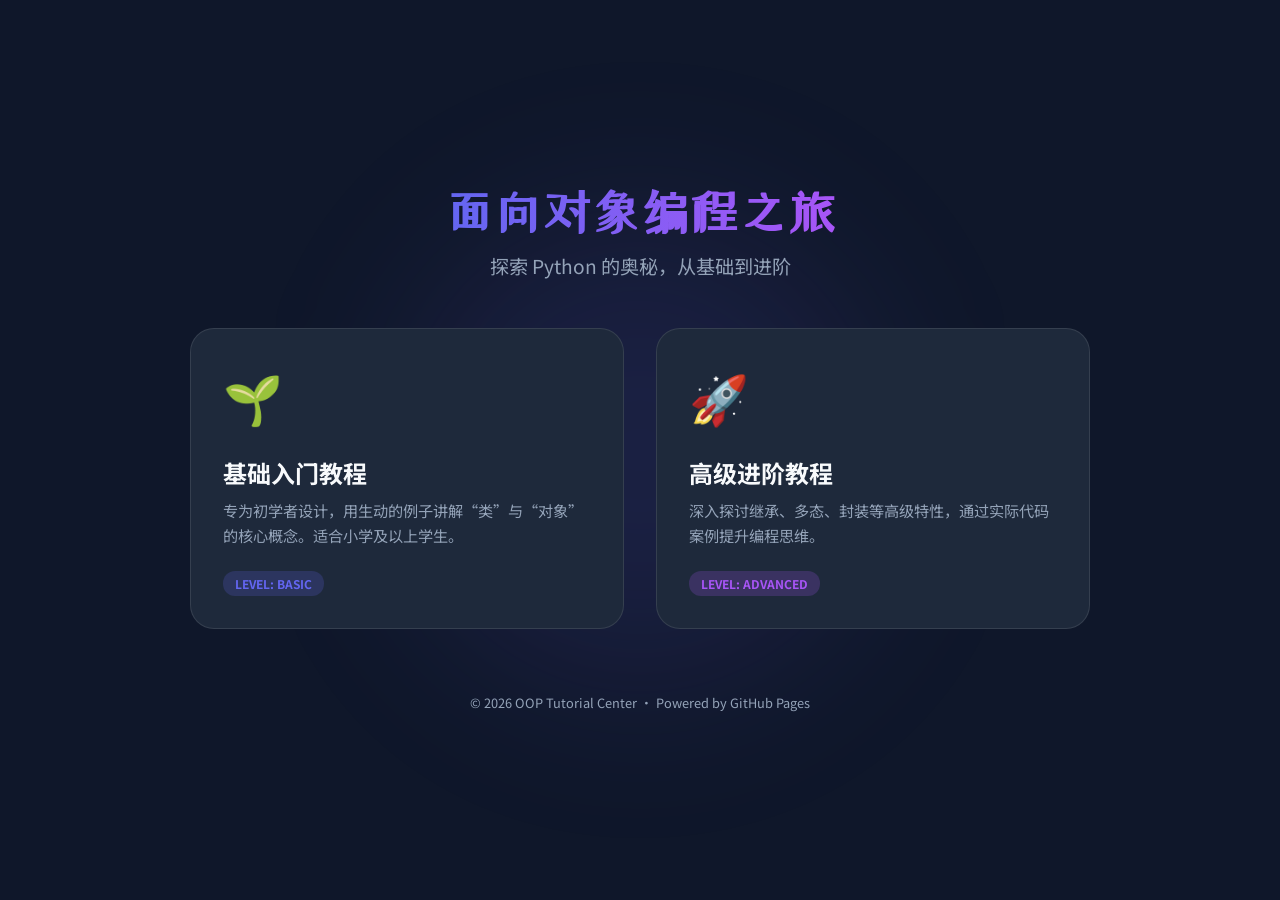
<file: index.html>
<!DOCTYPE html>
<html lang="zh">
<head>
    <meta charset="UTF-8">
    <meta name="viewport" content="width=device-width, initial-scale=1.0">
    <title>面向对象编程 (OOP) 教程中心</title>
    <style>
        @import url('https://fonts.googleapis.com/css2?family=ZCOOL+XiaoWei&family=Noto+Sans+SC:wght@300;500;700&display=swap');

        :root {
            --primary: #6366f1;
            --secondary: #a855f7;
            --bg: #0f172a;
            --card-bg: #1e293b;
            --text: #f8fafc;
            --text-muted: #94a3b8;
        }

        * {
            margin: 0;
            padding: 0;
            box-sizing: border-box;
        }

        body {
            font-family: 'Noto Sans SC', sans-serif;
            background-color: var(--bg);
            color: var(--text);
            min-height: 100vh;
            display: flex;
            flex-direction: column;
            align-items: center;
            justify-content: center;
            padding: 20px;
            overflow-x: hidden;
        }

        .background-blob {
            position: absolute;
            width: 500px;
            height: 500px;
            background: radial-gradient(circle, rgba(99, 102, 241, 0.15) 0%, rgba(168, 85, 247, 0.05) 100%);
            border-radius: 50%;
            filter: blur(80px);
            z-index: -1;
            animation: move 20s infinite alternate;
        }

        @keyframes move {
            from { transform: translate(-50%, -50%); }
            to { transform: translate(10%, 10%); }
        }

        h1 {
            font-family: 'ZCOOL XiaoWei', serif;
            font-size: 3rem;
            margin-bottom: 1rem;
            background: linear-gradient(to right, var(--primary), var(--secondary));
            -webkit-background-clip: text;
            -webkit-text-fill-color: transparent;
            text-align: center;
        }

        p.subtitle {
            color: var(--text-muted);
            margin-bottom: 3rem;
            font-size: 1.2rem;
            text-align: center;
        }

        .container {
            display: grid;
            grid-template-columns: repeat(auto-fit, minmax(300px, 1fr));
            gap: 2rem;
            width: 100%;
            max-width: 900px;
        }

        .card {
            background: var(--card-bg);
            border: 1px solid rgba(255, 255, 255, 0.1);
            border-radius: 24px;
            padding: 2rem;
            text-decoration: none;
            color: inherit;
            transition: all 0.4s cubic-bezier(0.175, 0.885, 0.32, 1.275);
            position: relative;
            overflow: hidden;
            display: flex;
            flex-direction: column;
            justify-content: space-between;
        }

        .card::before {
            content: '';
            position: absolute;
            top: 0;
            left: 0;
            width: 100%;
            height: 100%;
            background: linear-gradient(45deg, transparent, rgba(255, 255, 255, 0.03), transparent);
            transform: translateX(-100%);
            transition: 0.6s;
        }

        .card:hover {
            transform: translateY(-10px);
            border-color: var(--primary);
            box-shadow: 0 20px 40px rgba(0, 0, 0, 0.3);
        }

        .card:hover::before {
            transform: translateX(100%);
        }

        .card-icon {
            font-size: 3rem;
            margin-bottom: 1.5rem;
        }

        .card-title {
            font-size: 1.5rem;
            font-weight: 700;
            margin-bottom: 0.5rem;
            color: var(--text);
        }

        .card-desc {
            color: var(--text-muted);
            font-size: 0.95rem;
            line-height: 1.6;
        }

        .card-badge {
            display: inline-block;
            padding: 4px 12px;
            border-radius: 12px;
            font-size: 0.75rem;
            font-weight: 700;
            text-transform: uppercase;
            margin-top: 1.5rem;
            align-self: flex-start;
        }

        .badge-basic { background: rgba(99, 102, 241, 0.2); color: var(--primary); }
        .badge-advanced { background: rgba(168, 85, 247, 0.2); color: var(--secondary); }

        footer {
            margin-top: 4rem;
            color: var(--text-muted);
            font-size: 0.8rem;
        }
    </style>
</head>
<body>
    <div class="background-blob"></div>
    
    <h1>面向对象编程之旅</h1>
    <p class="subtitle">探索 Python 的奥秘，从基础到进阶</p>

    <div class="container">
        <a href="oop_tutorial.html" class="card">
            <div>
                <div class="card-icon">🌱</div>
                <div class="card-title">基础入门教程</div>
                <p class="card-desc">专为初学者设计，用生动的例子讲解“类”与“对象”的核心概念。适合小学及以上学生。</p>
            </div>
            <span class="card-badge badge-basic">Level: Basic</span>
        </a>

        <a href="oop_advanced.html" class="card">
            <div>
                <div class="card-icon">🚀</div>
                <div class="card-title">高级进阶教程</div>
                <p class="card-desc">深入探讨继承、多态、封装等高级特性，通过实际代码案例提升编程思维。</p>
            </div>
            <span class="card-badge badge-advanced">Level: Advanced</span>
        </a>
    </div>

    <footer>
        &copy; 2026 OOP Tutorial Center • Powered by GitHub Pages
    </footer>
</body>
</html>
</file>
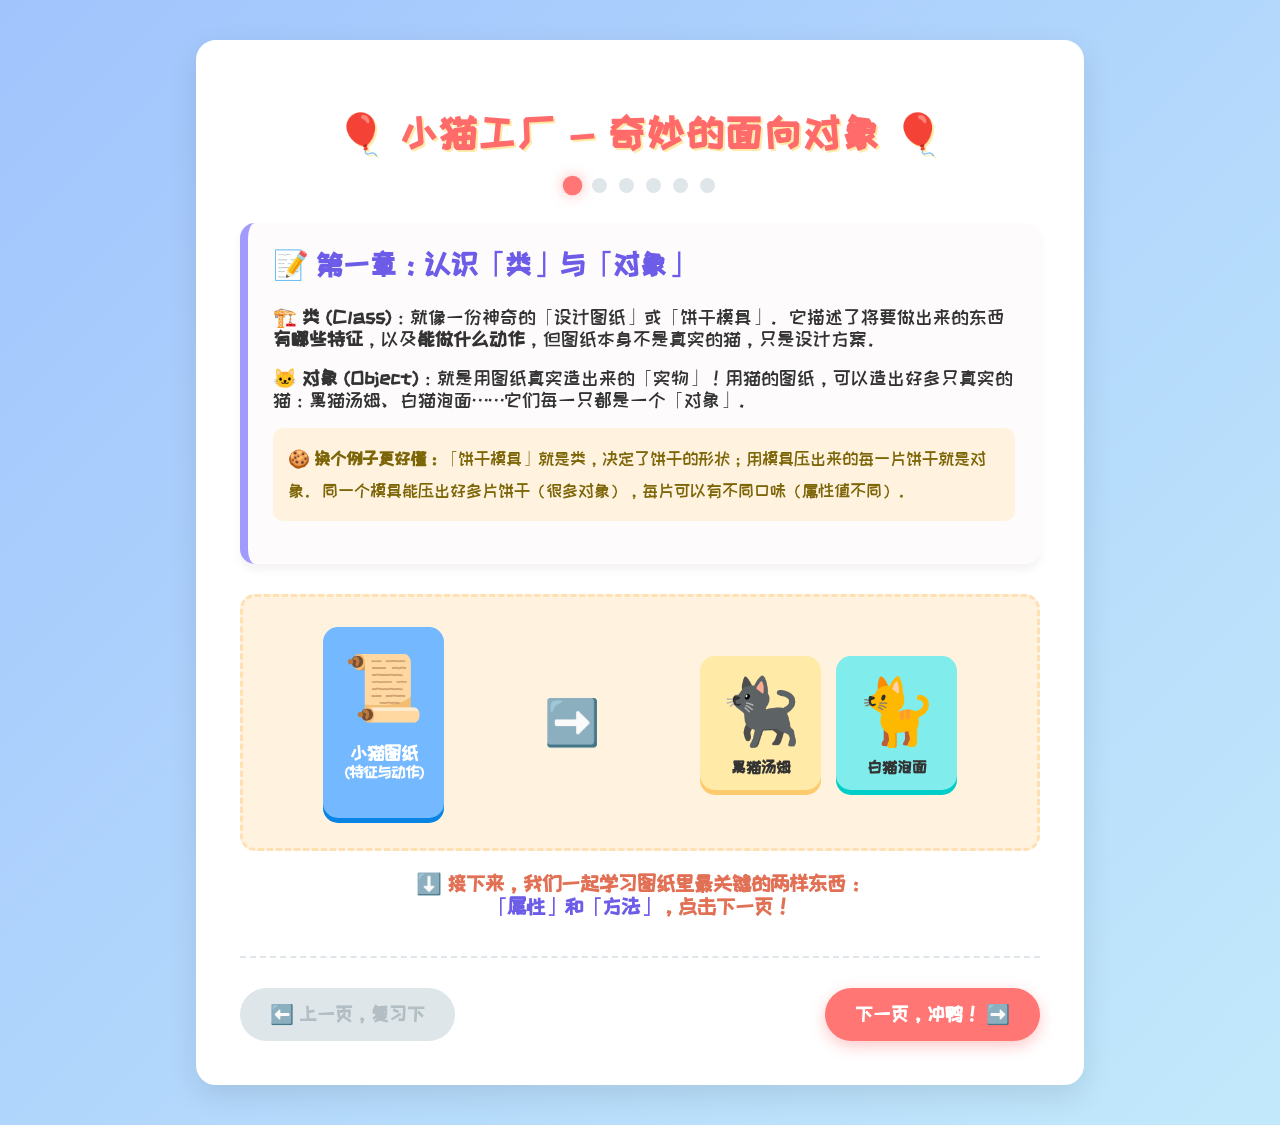
<file: 面对对象教程/index.html>
<!DOCTYPE html>
<html lang="zh-CN">
<head>
  <meta charset="UTF-8">
  <meta name="viewport" content="width=device-width, initial-scale=1.0">
  <title>🎈 小猫工厂 - 奇妙的面向对象！</title>
  <style>
    @import url('https://fonts.googleapis.com/css2?family=ZCOOL+KuaiLe&display=swap');
    
    body {
      font-family: 'ZCOOL KuaiLe', 'Comic Sans MS', sans-serif;
      background: linear-gradient(135deg, #a1c4fd 0%, #c2e9fb 100%);
      margin: 0;
      padding: 0;
      color: #333;
      min-height: 100vh;
      display: flex;
      flex-direction: column;
      align-items: center;
      overflow-x: hidden;
    }

    .container {
      max-width: 800px;
      width: 90%;
      margin: 40px 20px;
      background: white;
      border-radius: 20px;
      padding: 40px;
      box-shadow: 0 10px 30px rgba(0, 0, 0, 0.1);
      border: 4px solid #fff;
      position: relative;
    }

    .page {
      display: none;
      animation: fadeIn 0.6s ease;
    }

    .page.active {
      display: block;
    }

    @keyframes fadeIn {
      from { opacity: 0; transform: translateY(30px); }
      to { opacity: 1; transform: translateY(0); }
    }

    h1 {
      text-align: center;
      color: #ff6b6b;
      font-size: 2.5rem;
      text-shadow: 2px 2px 0px #ffeaa7;
      margin-bottom: 20px;
      letter-spacing: 2px;
    }

    .concept-card {
      background: #fdfbfb;
      border-radius: 15px;
      padding: 25px;
      margin-bottom: 30px;
      box-shadow: 0 6px 10px rgba(0,0,0,0.05);
      border-left: 8px solid #a29bfe;
      transition: transform 0.3s ease;
    }
    
    .concept-card:hover { transform: translateY(-5px); }
    .concept-title { font-size: 1.8rem; color: #6c5ce7; margin-top: 0; display: flex; align-items: center; gap: 10px;}

    /* Illustrations */
    .illustration {
      display: flex; justify-content: space-around; align-items: center;
      margin: 20px 0; padding: 30px; background: #f1f2f6;
      border-radius: 15px; border: 3px dashed #a4b0be; text-align: center;
    }
    
    .emoji-big { font-size: 65px; line-height: 1.2; margin-bottom: 10px;}
    .arrow { font-size: 45px; color: #b2bec3; animation: bounceRight 1.5s infinite; }
    .arrow-down { font-size: 45px; color: #b2bec3; animation: bounceDown 1.5s infinite; margin: 20px 0; }
    
    @keyframes bounceRight {
      0%, 100% { transform: translateX(0); }
      50% { transform: translateX(15px); }
    }
    @keyframes bounceDown {
      0%, 100% { transform: translateY(0); }
      50% { transform: translateY(15px); }
    }

    /* specific boxes */
    .blueprint { background: #74b9ff; color: white; padding: 20px; border-radius: 15px; box-shadow: 0 5px 0 #0984e3; }
    .cat-object { background: #ffeaa7; padding: 15px 20px; border-radius: 15px; box-shadow: 0 5px 0 #fdcb6e; transition: 0.3s;}
    .cat-object:hover { transform: scale(1.1) rotate(5deg); }

    /* Buttons */
    .nav-buttons {
      display: flex; justify-content: space-between; margin-top: 40px; border-top: 2px dashed #dfe6e9; padding-top: 30px;
    }
    button {
      background: #ff7675; color: white; border: none; padding: 15px 30px;
      font-size: 1.2rem; border-radius: 50px; cursor: pointer;
      font-family: inherit; box-shadow: 0 5px 15px rgba(255, 118, 117, 0.4);
      transition: 0.3s; font-weight: bold;
    }
    button:hover:not(:disabled) { transform: translateY(-3px); background: #d63031; box-shadow: 0 8px 20px rgba(214, 48, 49, 0.5); }
    button:disabled { background: #dfe6e9; cursor: not-allowed; box-shadow: none; color: #b2bec3;}

    /* Quiz */
    .quiz-question { font-size: 1.4rem; color: #2d3436; margin-bottom: 20px; line-height: 1.5;}
    .quiz-options { display: flex; flex-direction: column; gap: 15px; }
    .quiz-opt { 
      background: #f1f2f6; padding: 15px 20px; border-radius: 10px; 
      cursor: pointer; font-size: 1.2rem; border: 3px solid #dfe6e9;
      transition: 0.2s; font-weight: bold; color: #2d3436;
    }
    .quiz-opt:hover { background: #81ecec; border-color: #00cec9; color: #2d3436; }
    .quiz-opt.correct { background: #55efc4; border-color: #00b894; color: #2d3436; animation: popIn 0.5s;}
    .quiz-opt.wrong { background: #ff7675; border-color: #d63031; color: white; animation: shake 0.5s;}
    
    @keyframes popIn { 0% { transform: scale(1); } 50% { transform: scale(1.05); } 100% { transform: scale(1); } }
    @keyframes shake { 0%, 100% { transform: translateX(0); } 25% { transform: translateX(-5px); } 75% { transform: translateX(5px); } }

    .feedback { font-size: 1.3rem; margin-top: 15px; font-weight: bold; min-height: 30px;}
    
    .progress-bar {
      display: flex; justify-content: center; gap: 12px; margin-bottom: 30px;
    }
    .dot { width: 15px; height: 15px; background: #dfe6e9; border-radius: 50%; transition: 0.4s; cursor: pointer; }
    .dot.active { background: #ff7675; transform: scale(1.3); box-shadow: 0 0 10px rgba(255, 118, 117, 0.5);}
    .dot.completed { background: #00b894; }

    .code-span { background: #2d3436; color: #55efc4; padding: 2px 8px; border-radius: 5px; font-family: monospace; }
  </style>
</head>
<body>

<div class="container">
  <h1>🎈 小猫工厂 - 奇妙的面向对象 🎈</h1>
  
  <div class="progress-bar" id="progress">
    <div class="dot active" onclick="gotoPage(0)" title="类与对象"></div>
    <div class="dot" onclick="gotoPage(1)" title="属性与方法"></div>
    <div class="dot" onclick="gotoPage(2)" title="封装"></div>
    <div class="dot" onclick="gotoPage(3)" title="继承"></div>
    <div class="dot" onclick="gotoPage(4)" title="多态"></div>
    <div class="dot" onclick="gotoPage(5)" title="互动测验"></div>
  </div>

  <!-- 第1页：类与对象复习 -->
  <div class="page active" id="page0">
    <div class="concept-card">
      <h2 class="concept-title">📝 第一章：认识「类」与「对象」</h2>
      <p style="font-size: 1.2rem;"><b>🏗️ 类 (Class)</b>：就像一份神奇的「设计图纸」或「饼干模具」。它描述了将要做出来的东西<b>有哪些特征</b>，以及<b>能做什么动作</b>，但图纸本身不是真实的猫，只是设计方案。</p>
      <p style="font-size: 1.2rem;"><b>🐱 对象 (Object)</b>：就是用图纸真实造出来的「实物」！用猫的图纸，可以造出好多只真实的猫：黑猫汤姆、白猫泡面……它们每一只都是一个「对象」。</p>
      <p style="background:#fff3e0; border-radius:10px; padding: 15px; font-size: 1.1rem; line-height: 1.8; color: #7d6608;">🍪 <b>换个例子更好懂：</b>「饼干模具」就是类，决定了饼干的形状；用模具压出来的每一片饼干就是对象。同一个模具能压出好多片饼干（很多对象），每片可以有不同口味（属性值不同）。</p>
    </div>
    <div class="illustration" style="background:#fff3e0; border-color:#ffe0b2;">
      <div class="blueprint">
        <div class="emoji-big">📜</div>
        <h3>小猫图纸 <br><small>(特征与动作)</small></h3>
      </div>
      <div class="arrow">➡️</div>
      <div style="display:flex; gap:15px;">
        <div class="cat-object"><div class="emoji-big">🐈‍⬛</div><b>黑猫汤姆</b></div>
        <div class="cat-object" style="background:#81ecec; box-shadow: 0 5px 0 #00cec9;"><div class="emoji-big">🐈</div><b>白猫泡面</b></div>
      </div>
    </div>
    <p style="font-size: 1.3rem; text-align: center; color: #e17055; font-weight: bold;">⬇️ 接下来，我们一起学习图纸里最关键的两样东西：<br><b style="color:#6c5ce7; font-size:1.3rem;">「属性」和「方法」</b>，点击下一页！</p>
  </div>
  <!-- 第2页：属性与方法 -->
  <div class="page" id="page1">
    <div class="concept-card" style="border-left-color: #e84393;">
      <h2 class="concept-title">🏷️ 第二章：属性 和 方法</h2>
      <p style="font-size: 1.2rem; color: #c0392b;"><b>每一只猫都有自己的「特征信息」（属性）和会做的「动作」（方法）！</b></p>
    </div>

    <!-- 属性 -->
    <div class="concept-card" style="border-left-color: #fd79a8; background: #fff5f8;">
      <h3 style="color:#d63031; font-size:1.5rem; margin-top:0;">🏷️ 属性 (Attribute) = 对象的「特征/信息」</h3>
      <p style="font-size: 1.15rem; line-height: 1.7;">属性就是用来<b>描述对象长什么样、有什么特点</b>的信息。就像学校每位同学都有自己的「档案」，里面写着姓名、年龄、身高……这些都是属性！<br><br>
      在代码里，我们在 <span class="code-span">__init__</span> 方法里用 <span class="code-span">self.属性名 = 值</span> 给每只猫填写它的「档案」。其中 <span class="code-span">self</span> 就是「我自己这只猫」的意思。</p>
      <div style="display: flex; gap: 15px; flex-wrap: wrap; margin-top: 15px;">
        <div style="flex:1; min-width: 180px; background:#fff; border: 2px solid #fd79a8; border-radius:12px; padding: 15px; text-align:center;">
          <div style="font-size:50px">🐱</div>
          <b>汤姆的属性档案</b>
          <p style="font-size: 1rem; text-align: left; margin: 8px 0;">📌 name（名字）= <b>"汤姆"</b><br>🎨 color（颜色）= <b>"黑色"</b><br>🎂 age（年龄）= <b>2</b></p>
        </div>
        <div style="flex:1; min-width: 180px; background:#fff; border: 2px solid #81ecec; border-radius:12px; padding: 15px; text-align:center;">
          <div style="font-size:50px">🐈</div>
          <b>泡面的属性档案</b>
          <p style="font-size: 1rem; text-align: left; margin: 8px 0;">📌 name（名字）= <b>"泡面"</b><br>🎨 color（颜色）= <b>"白色"</b><br>🎂 age（年龄）= <b>3</b></p>
        </div>
      </div>
    </div>

    <!-- 方法 -->
    <div class="concept-card" style="border-left-color: #6c5ce7; background: #f8f7ff;">
      <h3 style="color:#6c5ce7; font-size:1.5rem; margin-top:0;">⚡ 方法 (Method) = 对象能做的「动作/行为」</h3>
      <p style="font-size: 1.15rem; line-height: 1.7;">方法就像猫的「才艺」，是对象能做的事情。猫会「喵喵叫」、会「跑步」、会「睡觉」，这些都是方法！<br><br>
      在代码里，方法用 <span class="code-span">def 动作名(self):</span> 来定义。注意写上 <span class="code-span">self</span>，这让方法知道是「哪只猫」在执行动作。</p>
      <div style="display: flex; gap: 15px; flex-wrap: wrap; margin-top: 15px;">
        <div style="flex:1; min-width: 130px; background:#fff; border: 2px solid #a29bfe; border-radius:12px; padding: 12px; text-align:center;">
          <div style="font-size:40px;">😺</div><b>meow()</b><br><small style="color:#636e72;">喵喵叫的动作</small>
        </div>
        <div style="flex:1; min-width: 130px; background:#fff; border: 2px solid #a29bfe; border-radius:12px; padding: 12px; text-align:center;">
          <div style="font-size:40px;">🏃</div><b>run()</b><br><small style="color:#636e72;">跑步的动作</small>
        </div>
        <div style="flex:1; min-width: 130px; background:#fff; border: 2px solid #a29bfe; border-radius:12px; padding: 12px; text-align:center;">
          <div style="font-size:40px;">😴</div><b>sleep()</b><br><small style="color:#636e72;">睡觉的动作</small>
        </div>
      </div>
    </div>

    <!-- 代码 -->
    <h3 style="color: #2d3436; margin-top: 10px;">💻 Python 语法：属性和方法怎么写？怎么调用？</h3>
    <div style="background: #2d3436; color: #f5f6fa; border-radius: 15px; padding: 22px; font-family: 'Courier New', monospace; overflow-x: auto; line-height: 1.8; box-shadow: inset 0 2px 4px rgba(0,0,0,0.5);">
<pre style="margin: 0; font-size: 1.05rem;">
<span style="color:#00b894; font-style:italic"># ====== 第一步：定义类（图纸）======</span>
<span style="color:#e84393; font-weight:bold">class</span> Cat:

    <span style="color:#e84393; font-weight:bold">def</span> <span style="color:#74b9ff; font-weight:bold">__init__</span>(self, name, color, age):  <span style="color:#00b894; font-style:italic"># 造猫时自动调用，给每只猫填写档案</span>
        self.name  = name    <span style="color:#fd79a8; font-weight:bold"># ← 属性：名字</span>
        self.color = color   <span style="color:#fd79a8; font-weight:bold"># ← 属性：颜色</span>
        self.age   = age     <span style="color:#fd79a8; font-weight:bold"># ← 属性：年龄</span>

    <span style="color:#e84393; font-weight:bold">def</span> <span style="color:#74b9ff; font-weight:bold">meow</span>(self):                <span style="color:#a29bfe; font-weight:bold"># ← 方法：喵喵叫动作</span>
        print(f"{self.name} 说：喵喵喵～我是{self.color}猫！")

    <span style="color:#e84393; font-weight:bold">def</span> <span style="color:#74b9ff; font-weight:bold">run</span>(self):                 <span style="color:#a29bfe; font-weight:bold"># ← 方法：跑步动作</span>
        print(f"{self.name} 飞速奔跑啦！🏃")

<span style="color:#00b894; font-style:italic"># ====== 第二步：用图纸造猫（创建对象）======</span>
cat1 = Cat("汤姆", "黑色", 2)   <span style="color:#00b894; font-style:italic"># 造出黑猫汤姆</span>
cat2 = Cat("泡面", "白色", 3)   <span style="color:#00b894; font-style:italic"># 造出白猫泡面</span>

<span style="color:#00b894; font-style:italic"># ====== 读取属性 → 对象.属性名（不加括号）======</span>
print(cat1.name)    <span style="color:#00b894; font-style:italic"># 输出：汤姆</span>
print(cat2.color)   <span style="color:#00b894; font-style:italic"># 输出：白色</span>
print(cat1.age)     <span style="color:#00b894; font-style:italic"># 输出：2</span>

<span style="color:#00b894; font-style:italic"># ====== 调用方法 → 对象.方法名()（要加括号！）======</span>
cat1.meow()   <span style="color:#00b894; font-style:italic"># 输出：汤姆 说：喵喵喵～我是黑色猫！</span>
cat2.meow()   <span style="color:#00b894; font-style:italic"># 输出：泡面 说：喵喵喵～我是白色猫！</span>
cat1.run()    <span style="color:#00b894; font-style:italic"># 输出：汤姆 飞速奔跑啦！🏃</span>
</pre>
    </div>

    <div style="background: #dfe6e9; border-radius: 12px; padding: 18px; margin-top: 20px; font-size: 1.1rem; line-height: 1.8;">
      🔑 <b>快速记忆口诀：</b><br>
      🏷️ <b>属性</b> = 猫「是什么、有什么」，读取用 <span class="code-span">对象.属性名</span>（不加括号）<br>
      ⚡ <b>方法</b> = 猫「能做什么」，调用用 <span class="code-span">对象.方法名()</span>（记得加括号 <b>()</b>！）
    </div>
  </div>

  <!-- 第3页：封装 -->
  <div class="page" id="page2">
    <div class="concept-card" style="border-left-color: #fdcb6e;">
      <h2 class="concept-title">🎁 第一法宝：封装 (Encapsulation)</h2>
      <p style="font-size: 1.3rem; color:#d35400;"><b>把复杂的危险零件藏起来，只留给你好玩的按钮！</b></p>
      <p style="color: #636e72; font-size: 1.1rem; line-height: 1.6;">💡 <b>图解故事：</b>就像一台游戏机🕹️。游戏机里面有成千上万根复杂的电线和容易弄坏的芯片，这些就是<b>复杂的代码</b>，被一层漂亮坚固的塑料外壳“封装”藏起来了。<br>你在外面根本看不到电线，你只需要按手柄上的“跳跃”按键（<b>留出来的方法</b>），就能直接玩游戏啦！这就叫“封装”！</p>
    </div>
    <div class="illustration" style="background:#fef9e7; border-color:#f1c40f;">
      <div>
        <div class="emoji-big">⚙️🔌🧠</div>
        <p>复杂的电线与芯片<br><small>(隐藏在里面不让碰)</small></p>
      </div>
      <div class="arrow">➡️📦➡️</div>
      <div style="background:#fff; padding: 20px; border-radius: 15px; border:3px solid #f39c12">
        <div class="emoji-big">🎮📺</div>
        <p>漂亮的游戏机套件<br><small>(封装好，按键就能用)</small></p>
      </div>
    </div>

    <!-- 封装代码 -->
    <h3 style="color: #2d3436; margin-top: 30px;">💻 Python 语法：怎么写“封装”？</h3>
    <div style="background: #2d3436; color: #f5f6fa; border-radius: 15px; padding: 20px; font-family: 'Courier New', monospace; overflow-x: auto; line-height: 1.6; box-shadow: inset 0 2px 4px rgba(0,0,0,0.5);">
<pre style="margin: 0; font-size: 1.1rem;">
<span style="color:#00b894; font-style:italic"># 就像设计一个游戏机类</span>
<span style="color:#e84393; font-weight:bold">class</span> GameConsole:
    <span style="color:#e84393; font-weight:bold">def</span> <span style="color:#74b9ff; font-weight:bold">__init__</span>(self):
        <span style="color:#00b894; font-style:italic"># 把复杂的电线藏起来 (变量名前加下划线 _ 代表隐藏)</span>
        self._wire_count = <span style="color:#ffeaa7">1000</span>
        
    <span style="color:#e84393; font-weight:bold">def</span> <span style="color:#74b9ff; font-weight:bold">jump_button</span>(self): <span style="color:#00b894; font-style:italic"># 只留出简单的相关操作方法</span>
        print(<span style="color:#ffeaa7">"🎮 游戏角色跳起来啦！"</span>)

<span style="color:#00b894; font-style:italic"># 👇 怎么调用？很简单！</span>
my_console = GameConsole()    <span style="color:#00b894; font-style:italic"># 买一台新游戏机 (创建对象)</span>
my_console.jump_button()      <span style="color:#00b894; font-style:italic"># 直接按按钮，根本不需要管里面的电线！</span>
</pre>
    </div>
  </div>

  <!-- 第4页：继承 -->
  <div class="page" id="page3">
    <div class="concept-card" style="border-left-color: #00b894;">
      <h2 class="concept-title">👩‍👦 第二法宝：继承 (Inheritance)</h2>
      <p style="font-size: 1.3rem; color:#009432;"><b>子类可以自动拥有父类的能力，还能自己学会新绝招！</b></p>
      <p style="color: #636e72; font-size: 1.1rem; line-height: 1.6;">💡 <b>图解故事：</b>有一只猫妈妈（我们叫它<b>父类</b>），她天生就会“喵喵叫”和“跑”。<br>猫妈妈生了一只猫宝宝（我们叫它<b>子类</b>）。猫宝宝一出生，就<b>继承</b>了妈妈所有的技能，不用学就会“喵喵叫”和“跑”。而且，聪明的小猫宝宝还自己发明了新绝招：<b>“后空翻”</b>！</p>
    </div>
    <div class="illustration" style="background:#e8f8f5; border-color:#1abc9c; flex-direction: column;">
      <div style="text-align:center; background:#fff; padding:15px; border-radius:15px; width:50%; box-shadow: 0 4px 0 #bdc3c7;">
        <div class="emoji-big">🐱</div>
        <h3 style="color:#2ecc71">猫妈妈 (父类)</h3>
        <p>拥有技能: <span class="code-span">喵喵叫()</span> <span class="code-span">跑步()</span></p>
      </div>
      
      <div class="arrow-down">⬇️ 遗传 / 学会啦 ⬇️</div>
      
      <div style="text-align:center; background:#ffeaa7; padding:15px; border-radius:15px; width:70%; box-shadow: 0 4px 0 #f39c12; border: 3px solid #ffb142;">
        <div class="emoji-big">😸😼</div>
        <h3 style="color:#e67e22">猫宝宝们 (子类)</h3>
        <p>继承的技能: <span class="code-span">喵喵叫()</span> <span class="code-span">跑步()</span></p>
        <p style="color:#d35400; font-weight:bold; font-size: 1.1rem;">🔥 自己领悟的新绝招: <span class="code-span">后空翻()</span></p>
      </div>
    </div>

    <!-- 继承代码 -->
    <h3 style="color: #2d3436; margin-top: 30px;">💻 Python 语法：怎么写“继承”？</h3>
    <div style="background: #2d3436; color: #f5f6fa; border-radius: 15px; padding: 20px; font-family: 'Courier New', monospace; overflow-x: auto; line-height: 1.6; box-shadow: inset 0 2px 4px rgba(0,0,0,0.5);">
<pre style="margin: 0; font-size: 1.1rem;">
<span style="color:#00b894; font-style:italic"># 第一步：定义父类（猫妈妈）</span>
<span style="color:#e84393; font-weight:bold">class</span> CatMom:
    <span style="color:#e84393; font-weight:bold">def</span> <span style="color:#74b9ff; font-weight:bold">meow</span>(self):
        print(<span style="color:#ffeaa7">"喵喵！我是猫妈妈。"</span>)

<span style="color:#00b894; font-style:italic"># 第二步：定义子类，括号里写上猫妈妈的名字，表示继承她！</span>
<span style="color:#e84393; font-weight:bold">class</span> CatBaby(CatMom): 
    <span style="color:#e84393; font-weight:bold">def</span> <span style="color:#74b9ff; font-weight:bold">backflip</span>(self):  <span style="color:#00b894; font-style:italic"># 子类自己学会的新绝招</span>
        print(<span style="color:#ffeaa7">"✨ 看我的后空翻！"</span>)

<span style="color:#00b894; font-style:italic"># 👇 怎么调用？</span>
baby = CatBaby()      <span style="color:#00b894; font-style:italic"># 诞生一只猫宝宝 (创建对象)</span>
baby.meow()           <span style="color:#00b894; font-style:italic"># 调用父类的本领 (输出: 喵喵！我是猫妈妈。)</span>
baby.backflip()       <span style="color:#00b894; font-style:italic"># 调用自己的新绝招 (输出: ✨ 看我的后空翻！)</span>
</pre>
    </div>
  </div>

  <!-- 第5页：多态 -->
  <div class="page" id="page4">
    <div class="concept-card" style="border-left-color: #0984e3;">
      <h2 class="concept-title">🎭 第三法宝：多态 (Polymorphism)</h2>
      <p style="font-size: 1.3rem; color:#0652DD;"><b>听到完全一样的口令，不同的对象有不同的反应！</b></p>
      <p style="color: #636e72; font-size: 1.1rem; line-height: 1.6;">💡 <b>图解故事：</b>动物园园长（你！）对着所有的动物大喊同一个指令功能：<br><b style="color:#e84393; font-size:1.2rem;">“大家叫一声()！”</b><br>结果，小狗汪汪叫，小鸭子嘎嘎叫，小猫喵喵叫。同一个指令，大家却用自己独有的方式去执行，这就叫“多态”！</p>
    </div>
    <div class="illustration" style="background:#ebf5fb; border-color:#3498db; flex-wrap: wrap;">
      <div style="width: 100%; text-align: center; margin-bottom: 20px;">
        <div class="emoji-big" style="color:#2c3e50">📢👨‍🌾</div>
        <h3 style="margin-bottom:0">园长发出口令</h3>
        <span class="code-span" style="font-size: 1.2rem; background:#ff7675; color:white;">动物.叫一声()</span>
      </div>
      
      <div class="arrow" style="transform: rotate(90deg); margin:10px;">⬇️</div>
      
      <div style="display:flex; justify-content: space-between; gap:20px; width:100%;">
        <div style="background:#fff; padding:15px; border-radius:15px; flex:1; border:2px solid #bdc3c7;">
          <div class="emoji-big">🐶</div>
          <b>小狗反应</b> <br> <span style="color:#e17055">“汪汪汪！”</span>
        </div>
        <div style="background:#fff; padding:15px; border-radius:15px; flex:1; border:2px solid #bdc3c7;">
          <div class="emoji-big">🦆</div>
          <b>小鸭子反应</b> <br> <span style="color:#f1c40f">“嘎嘎嘎！”</span>
        </div>
        <div style="background:#fff; padding:15px; border-radius:15px; flex:1; border:2px solid #bdc3c7;">
          <div class="emoji-big">🐱</div>
          <b>小猫反应</b> <br> <span style="color:#a29bfe">“喵喵喵！”</span>
        </div>
      </div>
    </div>

    <!-- 多态代码 -->
    <h3 style="color: #2d3436; margin-top: 30px;">💻 Python 语法：怎么写“多态”？</h3>
    <div style="background: #2d3436; color: #f5f6fa; border-radius: 15px; padding: 20px; font-family: 'Courier New', monospace; overflow-x: auto; line-height: 1.6; box-shadow: inset 0 2px 4px rgba(0,0,0,0.5);">
<pre style="margin: 0; font-size: 1.1rem;">
<span style="color:#00b894; font-style:italic"># 大家都有相同的方法名 make_sound()，但里面实现的事情不一样</span>
<span style="color:#e84393; font-weight:bold">class</span> Dog:
    <span style="color:#e84393; font-weight:bold">def</span> <span style="color:#74b9ff; font-weight:bold">make_sound</span>(self):
        print(<span style="color:#ffeaa7">"🐶 汪汪汪！"</span>)

<span style="color:#e84393; font-weight:bold">class</span> Duck:
    <span style="color:#e84393; font-weight:bold">def</span> <span style="color:#74b9ff; font-weight:bold">make_sound</span>(self):
        print(<span style="color:#ffeaa7">"🦆 嘎嘎嘎！"</span>)

<span style="color:#00b894; font-style:italic"># 👇 怎么调用？园长只需写一个发令方法，传什么进来就让什么叫</span>
<span style="color:#e84393; font-weight:bold">def</span> <span style="color:#74b9ff; font-weight:bold">animal_shout</span>(animal):
    animal.make_sound()  <span style="color:#00b894; font-style:italic"># 统一发出“叫一声”的口令</span>

<span style="color:#00b894; font-style:italic"># 传入不同对象，反应不同！这就叫多态！</span>
animal_shout(Dog())   <span style="color:#00b894; font-style:italic"># 输出: 🐶 汪汪汪！</span>
animal_shout(Duck())  <span style="color:#00b894; font-style:italic"># 输出: 🦆 嘎嘎嘎！</span>
</pre>
    </div>
  </div>

  <!-- 第6页：互动练习 -->
  <div class="page" id="page5">
    <h2 style="text-align:center; color:#e17055; font-size: 2.2rem; margin-bottom: 30px;">🎮 来玩个小游戏测试一下吧！🎮</h2>

    <!-- Question 1 -->
    <div class="concept-card test-card">
      <div class="quiz-question">🦊 1. 小汽车外面有一个漂亮的车外壳，把里面危险的发动机和杂乱的齿轮都挡住了，我们只用踩油门就能开车。这体现了什么特性？</div>
      <div class="quiz-options">
        <div class="quiz-opt" onclick="checkAns(this, true, 'q1')">A. 封装（把复杂的东西藏起来，留出简单的方法）</div>
        <div class="quiz-opt" onclick="checkAns(this, false, 'q1')">B. 继承（从父母那里学来的本领）</div>
      </div>
      <div class="feedback" id="fb-q1"></div>
    </div>

    <!-- Question 2 -->
    <div class="concept-card test-card">
      <div class="quiz-question">🦅 2. 所有的【鸟类】（父类）天生都会“长羽毛”。小老鹰（子类）和小麻雀（子类）一出生就会“长羽毛”，是因为它们 ______ 了鸟类？</div>
      <div class="quiz-options">
        <div class="quiz-opt" onclick="checkAns(this, false, 'q2')">A. 封装</div>
        <div class="quiz-opt" onclick="checkAns(this, true, 'q2')">B. 继承</div>
      </div>
      <div class="feedback" id="fb-q2"></div>
    </div>

    <!-- Question 3 -->
    <div class="concept-card test-card">
      <div class="quiz-question">🧹 3. 你给家里的电器按下【相同的电源开关按钮】。结果电视机亮起了屏幕，扫地机器人却开始满地跑。听到相同的命令，却有不同反应，这叫什么？</div>
      <div class="quiz-options">
        <div class="quiz-opt" onclick="checkAns(this, true, 'q3')">A. 多态（同一个命令，不同表现）</div>
        <div class="quiz-opt" onclick="checkAns(this, false, 'q3')">B. 继承</div>
      </div>
      <div class="feedback" id="fb-q3"></div>
    </div>
    
    <div id="success-banner" style="display:none; text-align:center; background:#55efc4; padding:20px; border-radius:15px; margin-top:30px; border:4px dashed #00b894;">
      <h2 style="color:#2d3436; margin:0;">🏆 恭喜通关！你已经是“面向对象”小大师啦！ 🏆</h2>
    </div>
  </div>

  <div class="nav-buttons">
    <button id="prevBtn" onclick="changePage(-1)" disabled>⬅️ 上一页，复习下</button>
    <button id="nextBtn" onclick="changePage(1)">下一页，冲鸭！ ➡️</button>
  </div>
</div>

<script>
  let currentPage = 0;
  const totalPages = 6;
  let score = 0;

  function gotoPage(pageIndex) {
    if(pageIndex < 0 || pageIndex >= totalPages) return;
    
    // Hide current
    document.getElementById('page' + currentPage).classList.remove('active');
    
    // Update dots
    document.querySelectorAll('.dot').forEach((dot, idx) => {
        if(idx === pageIndex) {
            dot.classList.add('active');
        } else {
            dot.classList.remove('active');
        }
        if(idx < pageIndex) {
            dot.classList.add('completed');
        } else {
            dot.classList.remove('completed');
        }
    });
    
    currentPage = pageIndex;
    
    // Show new
    document.getElementById('page' + currentPage).classList.add('active');
    
    // Update buttons
    document.getElementById('prevBtn').disabled = currentPage === 0;
    
    if (currentPage === totalPages - 1) {
      document.getElementById('nextBtn').style.display = 'none';
      window.scrollTo(0, 0); // Scroll up for quiz
    } else {
      document.getElementById('nextBtn').style.display = 'inline-block';
      document.getElementById('nextBtn').innerText = currentPage === totalPages - 2 ? '最后一关，去答题！ 🎮' : '下一页，冲鸭！ ➡️';
    }
  }

  function changePage(step) {
    gotoPage(currentPage + step);
  }

  function checkAns(element, isCorrect, qId) {
    const parent = element.parentElement;
    // 重置并锁定
    Array.from(parent.children).forEach(child => {
      child.classList.remove('correct', 'wrong');
      child.style.pointerEvents = 'none'; 
      child.style.opacity = '0.6';
    });
    
    element.style.opacity = '1';
    
    const fb = document.getElementById('fb-' + qId);
    if(isCorrect) {
      element.classList.add('correct');
      fb.innerHTML = "✨ 答对啦！你太棒了！ 🎉 (+100分)";
      fb.style.color = "#00b894";
      score++;
      
      if(score >= 3) {
          setTimeout(() => {
              document.getElementById('success-banner').style.display = 'block';
              document.getElementById('success-banner').style.animation = 'fadeIn 0.5s';
          }, 500);
      }
    } else {
      element.classList.add('wrong');
      fb.innerHTML = "❌ 哎呀不小心选错啦，正确答案藏在上面几页里哦~";
      fb.style.color = "#d63031";
    }
  }
</script>

</body>
</html>
</file>
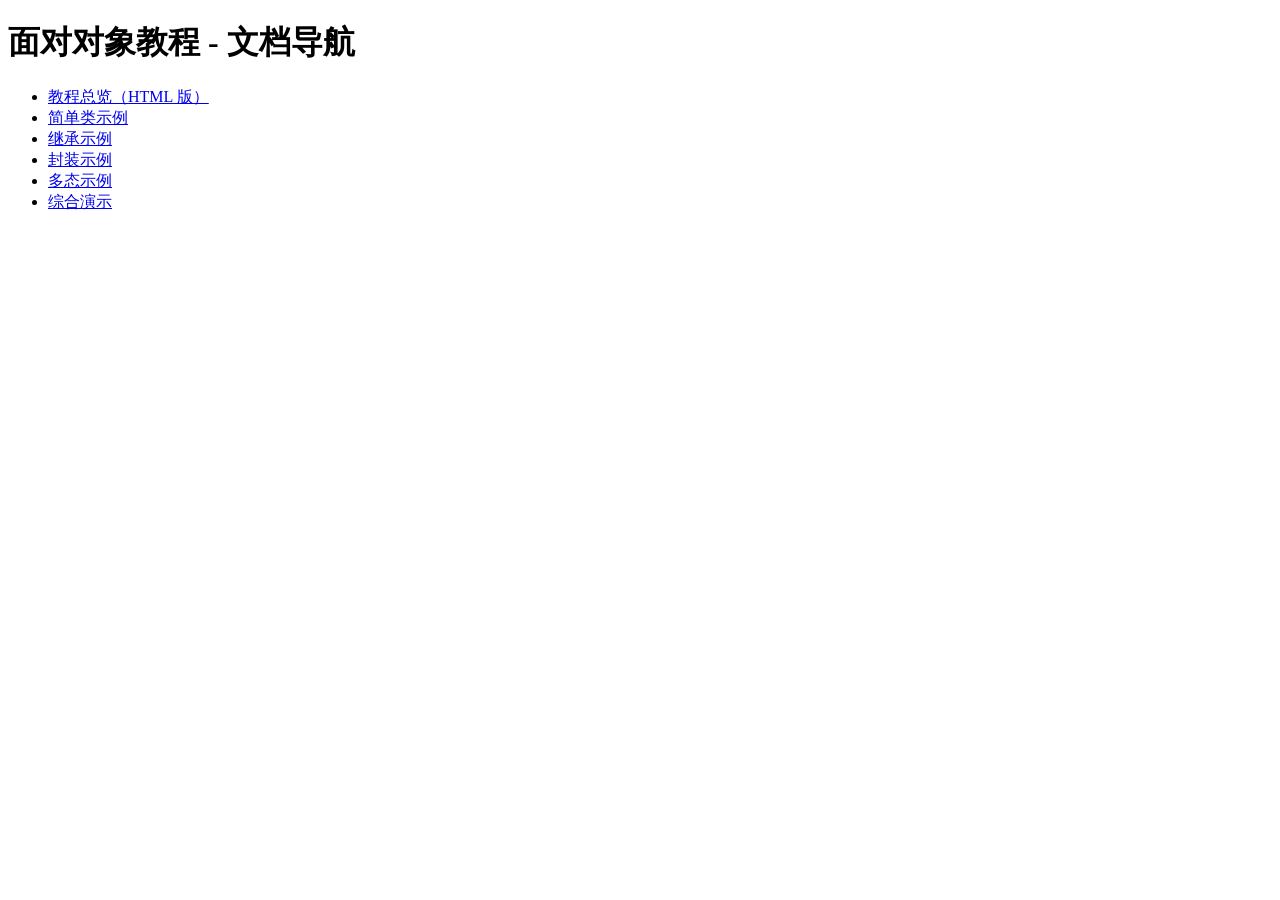
<file: 面对对象/文档/index.html>
<!doctype html>
<html lang="zh-CN">
<head>
  <meta charset="utf-8" />
  <title>面对对象教程 - 文档导航</title>
  <meta name="viewport" content="width=device-width, initial-scale=1" />
</head>
<body>
  <h1>面对对象教程 - 文档导航</h1>
  <ul>
    <li><a href="README.html">教程总览（HTML 版）</a></li>
    <li><a href="basics.html">简单类示例</a></li>
    <li><a href="inheritance.html">继承示例</a></li>
    <li><a href="encapsulation.html">封装示例</a></li>
    <li><a href="polymorphism.html">多态示例</a></li>
    <li><a href="demo.html">综合演示</a></li>
  </ul>
</body>
</html>
</file>
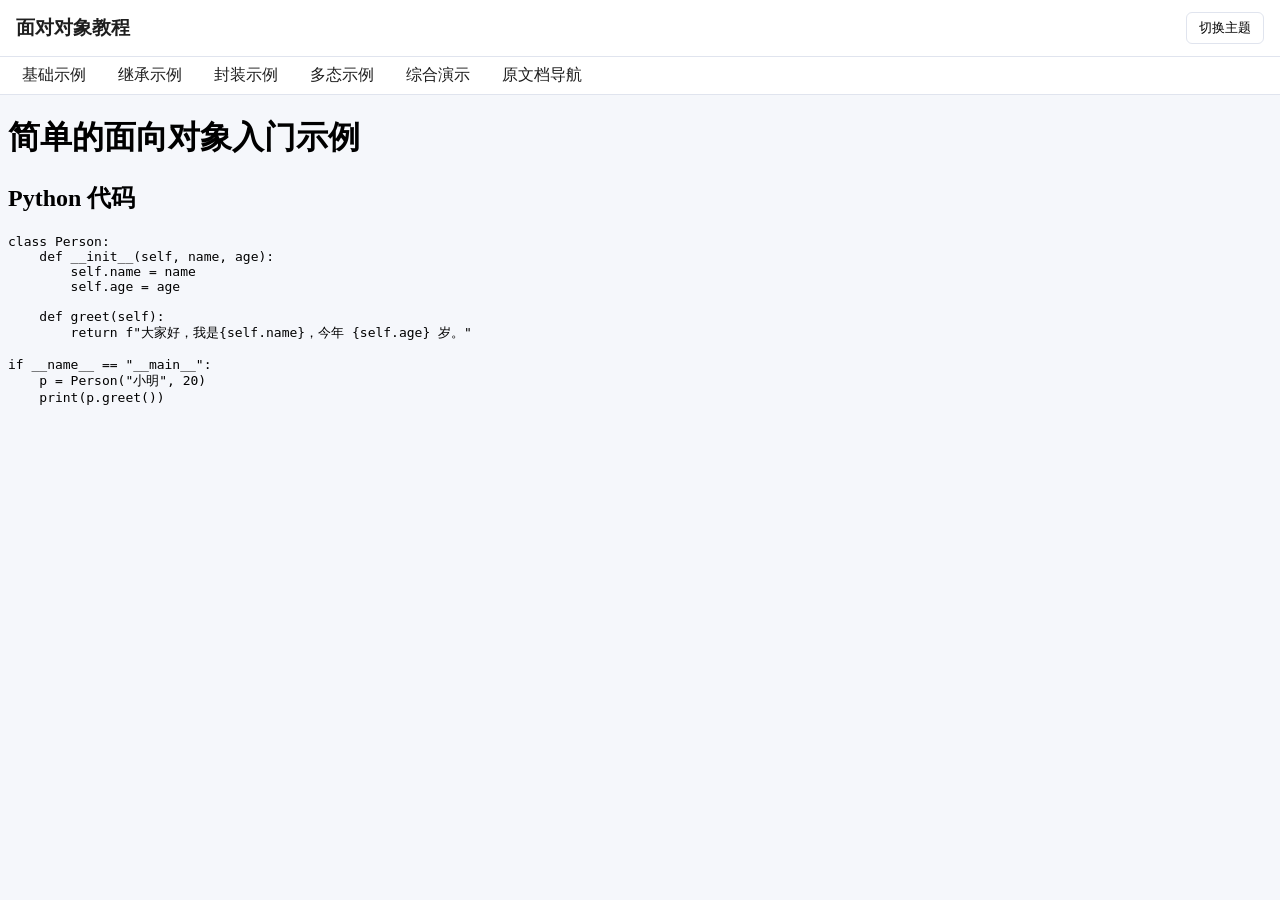
<file: 面对对象/站点/index.html>
<!doctype html>
<html lang="zh-CN">
<head>
  <meta charset="utf-8" />
  <title>面对对象教程 - 静态站点</title>
  <meta name="viewport" content="width=device-width, initial-scale=1" />
  <link rel="stylesheet" href="css/styles.css" />
  <script defer src="js/site.js"></script>
</head>
<body>
  <header class="site-header">
    <h1>面对对象教程</h1>
    <button id="themeToggle" aria-label="切换主题">切换主题</button>
  </header>
  <nav class="site-nav" aria-label="章节导航">
    <ul>
      <li><a href="#" data-target="basics">基础示例</a></li>
      <li><a href="#" data-target="inheritance">继承示例</a></li>
      <li><a href="#" data-target="encapsulation">封装示例</a></li>
      <li><a href="#" data-target="polymorphism">多态示例</a></li>
      <li><a href="#" data-target="demo">综合演示</a></li>
      <li><a href="../文档/index.html" target="_blank">原文档导航</a></li>
    </ul>
  </nav>
  <main class="site-content">
    <iframe id="contentFrame" src="../文档/basics.html" frameborder="0"></iframe>
  </main>
</body>
</html>
</file>
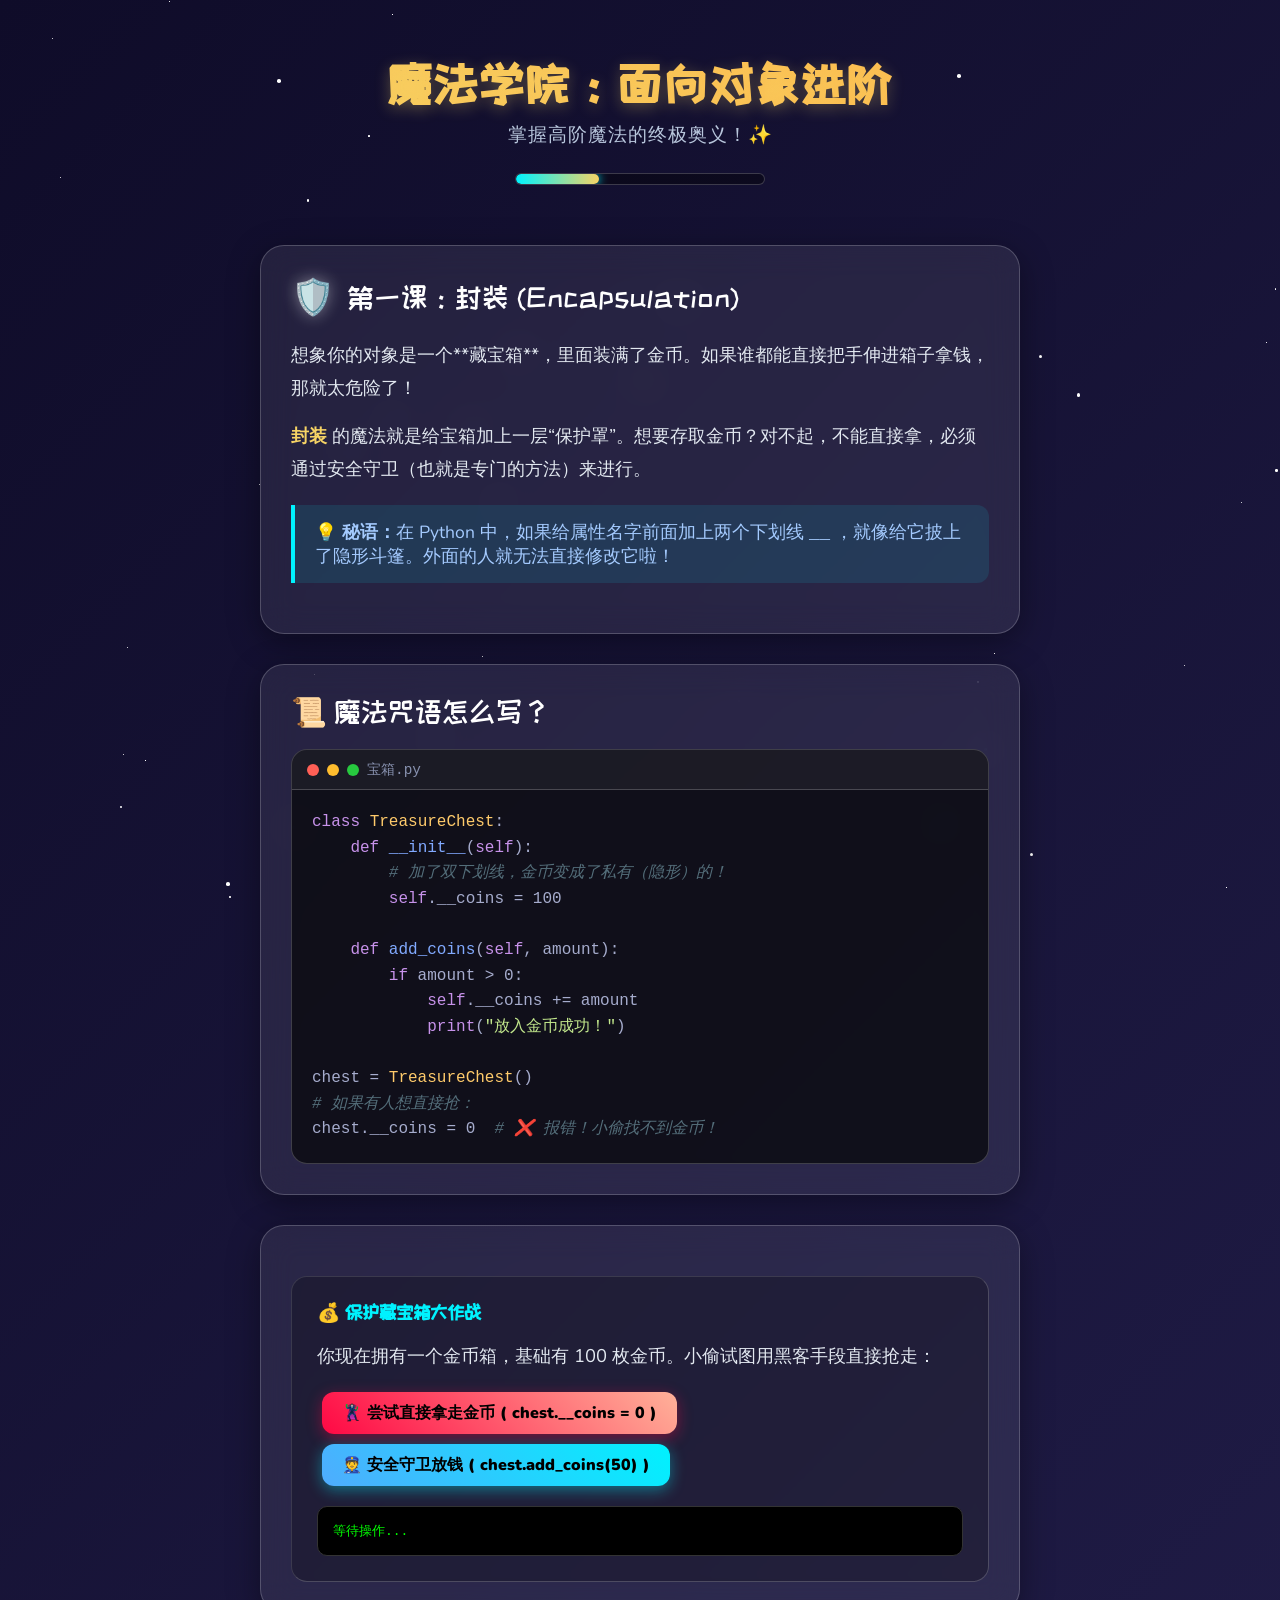
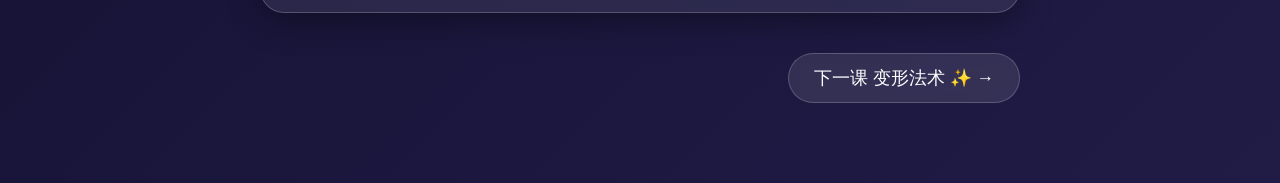
<file: 面对对象教程/advanced/index.html>
<!DOCTYPE html>
<html lang="zh">
<head>
<meta charset="UTF-8">
<meta name="viewport" content="width=device-width, initial-scale=1.0">
<title>面向对象进阶：魔法学院之旅 🧙‍♂️</title>
<style>
  @import url('https://fonts.googleapis.com/css2?family=ZCOOL+KuaiLe&family=Nunito:wght@400;700;900&display=swap');

  :root {
    --bg-dark: #0f0c29;
    --bg-mid: #302b63;
    --bg-light: #24243e;
    --accent-gold: #f6d365;
    --accent-cyan: #00f2fe;
    --accent-pink: #ff0844;
    --text-main: #e0e0e0;
    --glass-bg: rgba(255, 255, 255, 0.08);
    --glass-border: rgba(255, 255, 255, 0.2);
  }

  * { box-sizing: border-box; margin: 0; padding: 0; }

  body {
    background: linear-gradient(135deg, var(--bg-dark), var(--bg-mid), var(--bg-light));
    background-size: 400% 400%;
    animation: gradientBG 15s ease infinite;
    font-family: 'Nunito', sans-serif;
    color: var(--text-main);
    min-height: 100vh;
    padding: 0 0 80px;
    overflow-x: hidden;
  }

  @keyframes gradientBG {
    0% { background-position: 0% 50%; }
    50% { background-position: 100% 50%; }
    100% { background-position: 0% 50%; }
  }

  /* BACKGROUND STARS */
  .stars {
    position: fixed;
    top: 0; left: 0; width: 100%; height: 100%;
    pointer-events: none;
    z-index: -1;
  }
  .star {
    position: absolute;
    background: white;
    border-radius: 50%;
    animation: twinkle linear infinite;
  }
  @keyframes twinkle {
    0%, 100% { opacity: 0.2; transform: scale(0.8); }
    50% { opacity: 1; transform: scale(1.2); box-shadow: 0 0 10px #fff; }
  }

  /* HEADER */
  header {
    text-align: center;
    padding: 60px 20px 30px;
    position: relative;
  }
  header h1 {
    font-family: 'ZCOOL KuaiLe', cursive;
    font-size: 3rem;
    background: linear-gradient(to right, var(--accent-gold), #ffb347);
    -webkit-background-clip: text;
    -webkit-text-fill-color: transparent;
    text-shadow: 0 4px 15px rgba(246, 211, 101, 0.3);
    letter-spacing: 2px;
    margin-bottom: 10px;
  }
  header p {
    font-size: 1.2rem;
    color: #b8c6dc;
    letter-spacing: 1px;
  }

  /* PROGRESS BAR */
  .progress-container {
    width: 250px;
    background: rgba(0,0,0,0.4);
    border-radius: 20px;
    margin: 20px auto 0;
    height: 12px;
    border: 1px solid var(--glass-border);
    position: relative;
    overflow: hidden;
  }
  .progress-fill {
    height: 100%;
    background: linear-gradient(90deg, var(--accent-cyan), var(--accent-gold));
    width: 33.3%;
    transition: width 0.5s ease-in-out;
    border-radius: 20px;
    box-shadow: 0 0 10px var(--accent-cyan);
  }

  /* MAIN LAYOUT */
  main {
    max-width: 800px;
    margin: 0 auto;
    padding: 0 20px;
    position: relative;
  }

  .chapter {
    display: none;
    opacity: 0;
    transform: translateY(30px);
    transition: all 0.6s cubic-bezier(0.23, 1, 0.32, 1);
  }
  .chapter.visible {
    display: block;
    opacity: 1;
    transform: translateY(0);
  }

  /* GLASSMORPHISM CARDS */
  .glass-card {
    background: var(--glass-bg);
    backdrop-filter: blur(16px);
    -webkit-backdrop-filter: blur(16px);
    border: 1px solid var(--glass-border);
    border-radius: 24px;
    padding: 30px;
    margin-top: 30px;
    box-shadow: 0 8px 32px 0 rgba(0, 0, 0, 0.37);
  }

  .card-title {
    font-family: 'ZCOOL KuaiLe', cursive;
    font-size: 1.8rem;
    display: flex;
    align-items: center;
    gap: 12px;
    margin-bottom: 20px;
    color: white;
  }
  .card-title .icon {
    font-size: 2.2rem;
    filter: drop-shadow(0 0 8px rgba(255,255,255,0.4));
  }

  p {
    font-size: 1.15rem;
    line-height: 1.8;
    margin-bottom: 15px;
    color: #e2e8f0;
  }
  p strong { color: var(--accent-gold); }
  
  .highlight-box {
    background: rgba(0, 242, 254, 0.1);
    border-left: 4px solid var(--accent-cyan);
    padding: 15px 20px;
    border-radius: 0 12px 12px 0;
    margin: 20px 0;
    font-size: 1.1rem;
    color: #a4cafe;
  }

  /* CODE BLOCK */
  .code-wrap {
    margin-top: 20px;
    background: rgba(10, 10, 16, 0.8);
    border: 1px solid var(--glass-border);
    border-radius: 16px;
    overflow: hidden;
  }
  .code-bar {
    background: rgba(255, 255, 255, 0.05);
    padding: 10px 15px;
    font-family: monospace;
    font-size: 0.9rem;
    color: #8892b0;
    border-bottom: 1px solid var(--glass-border);
    display: flex;
    gap: 8px;
    align-items: center;
  }
  .mac-btn { width: 12px; height: 12px; border-radius: 50%; }
  .mac-close { background: #ff5f56; }
  .mac-min { background: #ffbd2e; }
  .mac-max { background: #27c93f; }
  pre {
    padding: 20px;
    font-family: 'Courier New', monospace;
    font-size: 1rem;
    line-height: 1.6;
    overflow-x: auto;
    color: #a6accd;
  }
  .k { color: #c792ea; } /* keyword */
  .n { color: #ffcb6b; } /* class */
  .f { color: #82aaff; } /* func */
  .s { color: #c3e88d; } /* string */
  .c { color: #546e7a; font-style: italic; } /* comment */

  /* INTERACTIVE DEMOS */
  .demo-area {
    background: rgba(0,0,0,0.25);
    border-radius: 16px;
    padding: 25px;
    margin-top: 20px;
    border: 1px inset var(--glass-border);
  }
  .demo-area h3 {
    font-family: 'ZCOOL KuaiLe', cursive;
    margin-bottom: 15px;
    color: var(--accent-cyan);
  }
  .btn {
    background: linear-gradient(45deg, #4facfe 0%, #00f2fe 100%);
    border: none;
    border-radius: 12px;
    padding: 10px 20px;
    color: black;
    font-weight: 900;
    font-size: 1rem;
    cursor: pointer;
    font-family: 'Nunito', sans-serif;
    transition: all 0.3s ease;
    box-shadow: 0 4px 15px rgba(0, 242, 254, 0.4);
    margin: 5px;
  }
  .btn:hover {
    transform: translateY(-2px);
    box-shadow: 0 6px 20px rgba(0, 242, 254, 0.6);
  }
  .btn-danger {
    background: linear-gradient(45deg, #ff0844 0%, #ffb199 100%);
    box-shadow: 0 4px 15px rgba(255, 8, 68, 0.4);
  }
  .btn-danger:hover {
    box-shadow: 0 6px 20px rgba(255, 8, 68, 0.6);
  }
  
  .terminal-out {
    background: #000;
    color: #0f0;
    font-family: monospace;
    padding: 15px;
    border-radius: 10px;
    margin-top: 15px;
    min-height: 50px;
    border: 1px solid #333;
    white-space: pre-wrap;
  }
  .error-text { color: #ff5555; }
  .success-text { color: #55ff55; }
  .magic-text { color: #da70d6; }

  /* CARDS FLEX LAYOUT */
  .creatures {
    display: flex;
    gap: 15px;
    margin-bottom: 15px;
    justify-content: center;
  }
  .creature {
    background: rgba(255,255,255,0.1);
    border: 2px solid var(--glass-border);
    border-radius: 16px;
    padding: 15px;
    text-align: center;
    width: 110px;
    transition: transform 0.3s;
  }
  .creature:hover {
    transform: scale(1.1) rotate(5deg);
    border-color: var(--accent-gold);
    background: rgba(255,255,255,0.2);
  }
  .creature .emoji { font-size: 3rem; margin-bottom: 10px; }
  .creature .name { font-weight: bold; font-family: 'ZCOOL KuaiLe', cursive; }

  /* NAVIGATION */
  .nav-controls {
    display: flex;
    justify-content: space-between;
    margin-top: 40px;
  }
  .nav-btn {
    background: rgba(255,255,255,0.1);
    color: white;
    border: 1px solid var(--glass-border);
    padding: 12px 25px;
    border-radius: 30px;
    font-size: 1.1rem;
    cursor: pointer;
    backdrop-filter: blur(5px);
    transition: all 0.3s ease;
  }
  .nav-btn:hover {
    background: rgba(255,255,255,0.25);
    border-color: white;
  }

  /* QUIZ */
  .quiz-option {
    display: block;
    width: 100%;
    text-align: left;
    background: rgba(255,255,255,0.05);
    border: 1px solid rgba(255,255,255,0.2);
    border-radius: 12px;
    padding: 15px 20px;
    margin: 10px 0;
    color: white;
    font-size: 1.1rem;
    cursor: pointer;
    transition: background 0.2s, transform 0.1s;
  }
  .quiz-option:hover {
    background: rgba(255,255,255,0.15);
    transform: translateX(10px);
  }
  .quiz-option.correct { background: rgba(40, 167, 69, 0.4); border-color: #28a745; }
  .quiz-option.wrong { background: rgba(220, 53, 69, 0.4); border-color: #dc3545; }
  .quiz-result { margin-top: 15px; font-weight: bold; font-size: 1.2rem; min-height: 30px; }

</style>
</head>
<body>

<div class="stars" id="stars"></div>

<header>
  <h1>魔法学院：面向对象进阶</h1>
  <p>掌握高阶魔法的终极奥义！✨</p>
  <div class="progress-container">
    <div class="progress-fill" id="progress-bar"></div>
  </div>
</header>

<main>

  <!-- CHAPTER 1: 封装 -->
  <div class="chapter visible" id="ch0">
    <div class="glass-card">
      <div class="card-title"><span class="icon">🛡️</span> 第一课：封装 (Encapsulation)</div>
      <p>想象你的对象是一个**藏宝箱**，里面装满了金币。如果谁都能直接把手伸进箱子拿钱，那就太危险了！</p>
      <p><strong>封装</strong> 的魔法就是给宝箱加上一层“保护罩”。想要存取金币？对不起，不能直接拿，必须通过安全守卫（也就是专门的方法）来进行。</p>
      
      <div class="highlight-box">
        💡 <strong>秘语：</strong>在 Python 中，如果给属性名字前面加上两个下划线 <code>__</code> ，就像给它披上了隐形斗篷。外面的人就无法直接修改它啦！
      </div>
    </div>

    <div class="glass-card">
      <div class="card-title">📜 魔法咒语怎么写？</div>
      <div class="code-wrap">
        <div class="code-bar">
          <div class="mac-btn mac-close"></div>
          <div class="mac-btn mac-min"></div>
          <div class="mac-btn mac-max"></div>
          <span>宝箱.py</span>
        </div>
        <pre><span class="k">class</span> <span class="n">TreasureChest</span>:
    <span class="k">def</span> <span class="f">__init__</span>(<span class="k">self</span>):
        <span class="c"># 加了双下划线，金币变成了私有（隐形）的！</span>
        <span class="k">self</span>.__coins = 100 
        
    <span class="k">def</span> <span class="f">add_coins</span>(<span class="k">self</span>, amount):
        <span class="k">if</span> amount > 0:
            <span class="k">self</span>.__coins += amount
            <span class="k">print</span>(<span class="s">"放入金币成功！"</span>)
        
chest = <span class="n">TreasureChest</span>()
<span class="c"># 如果有人想直接抢：</span>
chest.__coins = 0  <span class="c"># ❌ 报错！小偷找不到金币！</span></pre>
      </div>
    </div>

    <div class="glass-card">
      <div class="demo-area">
        <h3>💰 保护藏宝箱大作战</h3>
        <p>你现在拥有一个金币箱，基础有 100 枚金币。小偷试图用黑客手段直接抢走：</p>
        <div>
          <button class="btn btn-danger" onclick="trySteal()">🦹‍♂️ 尝试直接拿走金币 ( chest.__coins = 0 )</button>
          <button class="btn" onclick="useGuard()">👮 安全守卫放钱 ( chest.add_coins(50) )</button>
        </div>
        <div class="terminal-out" id="encap-out">等待操作...</div>
      </div>
    </div>

    <div class="nav-controls">
      <span></span>
      <button class="nav-btn" onclick="goTo(1)">下一课 变形法术 ✨ →</button>
    </div>
  </div>

  <!-- CHAPTER 2: 多态 -->
  <div class="chapter" id="ch1">
    <div class="glass-card">
      <div class="card-title"><span class="icon">🐉</span> 第二课：多态 (Polymorphism)</div>
      <p><strong>多态</strong> 听起来很复杂，其实就像一种魔法指令！</p>
      <p>当你对不同的魔法生物喊出相同的咒语要求他们：“发声！”，**龙**会喷火咆哮，**猫头鹰**会咕咕叫，**魔法青蛙**会呱呱叫。</p>
      <p>同一个指令，不同类型的对象会有<strong>不同的表现形式</strong>，这就是“多重形态”（多态）！</p>
      
      <div class="highlight-box">
        💡 <strong>秘语：</strong>只要这些动物都有 <code>speak()</code> 方法，我们就可以不用管它具体是什么动物，统统对它调用 <code>speak()</code>！
      </div>
    </div>

    <div class="glass-card">
        <div class="card-title">📜 多态魔法咒语</div>
        <div class="code-wrap">
          <div class="code-bar">
            <div class="mac-btn mac-close"></div><div class="mac-btn mac-min"></div><div class="mac-btn mac-max"></div>
            <span>魔法时刻.py</span>
          </div>
          <pre><span class="k">class</span> <span class="n">Dragon</span>:
    <span class="k">def</span> <span class="f">speak</span>(<span class="k">self</span>): <span class="k">print</span>(<span class="s">"吼嗷哦嗷！🔥"</span>)

<span class="k">class</span> <span class="n">Owl</span>:
    <span class="k">def</span> <span class="f">speak</span>(<span class="k">self</span>): <span class="k">print</span>(<span class="s">"咕咕！🌙"</span>)

<span class="c"># 同一个法术函数，接受任何一只生物！</span>
<span class="k">def</span> <span class="f">cast_voice_spell</span>(creature):
    creature.speak()

dragon = <span class="n">Dragon</span>()
owl = <span class="n">Owl</span>()

<span class="f">cast_voice_spell</span>(dragon) <span class="c"># 调用了龙的发声</span>
<span class="f">cast_voice_spell</span>(owl)    <span class="c"># 调用了猫头鹰的发声</span></pre>
        </div>
      </div>

    <div class="glass-card">
      <div class="demo-area">
        <h3>✨ 施展通用指令咒语！</h3>
        <p>召唤一只生物，并点击下方的“全体发声”按钮，看看同样的命令，大家是如何各显神通的！</p>
        <div class="creatures">
            <div class="creature"><div class="emoji">🐉</div><div class="name">火龙</div></div>
            <div class="creature"><div class="emoji">🦉</div><div class="name">猫头鹰</div></div>
            <div class="creature"><div class="emoji">🐸</div><div class="name">魔蛙</div></div>
        </div>
        <div style="text-align:center;">
          <button class="btn" style="width:200px;" onclick="polyCast()">🗣️ 全部生物：发声！</button>
        </div>
        <div class="terminal-out" id="poly-out">森林里静悄悄的...</div>
      </div>
    </div>

    <div class="nav-controls">
      <button class="nav-btn" onclick="goTo(0)">← 上一课 魔法护盾</button>
      <button class="nav-btn" onclick="goTo(2)">最终考核 🏆 →</button>
    </div>
  </div>

  <!-- CHAPTER 3: 考核 -->
  <div class="chapter" id="ch2">
    <div class="glass-card" style="text-align: center;">
      <div class="card-title" style="justify-content: center;"><span class="icon">🎓</span> 终极魔法师考核</div>
      <p>答对这两道题，你就拿到面向对象的高阶证书啦！</p>
    </div>

    <div class="glass-card" id="q1-card">
      <div class="card-title">🔮 考核一</div>
      <p>为了保护你的游戏角色生命值（HP）不被随意篡改，你应用了“封装”。你应该怎么做？</p>
      <button class="quiz-option" onclick="answer(1,'A')">A. 给变量前面加双下划线，让它变成隐身（私有）✅</button>
      <button class="quiz-option" onclick="answer(1,'B')">B. 创建一个非常长的名字让别人记不住</button>
      <button class="quiz-option" onclick="answer(1,'C')">C. 让角色一直待在水里</button>
      <div class="quiz-result" id="qr1"></div>
    </div>

    <div class="glass-card" id="q2-card">
      <div class="card-title">🔮 考核二</div>
      <p>你写了一个函数 <code>make_it_fly(obj)</code>，只要传入具有 <code>fly()</code> 方法的对象就能飞。你可以传苍蝇、飞龙或者魔法扫帚。这体现了什么神奇怪特？</p>
      <button class="quiz-option" onclick="answer(2,'A')">A. 封装（Encapsulation）</button>
      <button class="quiz-option" onclick="answer(2,'B')">B. 多态（Polymorphism）✅</button>
      <button class="quiz-option" onclick="answer(2,'C')">C. 继承（Inheritance）</button>
      <div class="quiz-result" id="qr2"></div>
    </div>

    <div class="glass-card" id="finish-card" style="display:none; text-align:center; background: rgba(255,215,0,0.1); border-color: var(--accent-gold);">
      <div style="font-size:4rem; margin-bottom:10px;">🏆</div>
      <div class="card-title" style="justify-content:center; color: var(--accent-gold); font-size:2rem;">恭喜！你已成为面向对象大魔法师！</div>
      <p style="font-size: 1.2rem; margin-top:20px;">
        🛡️ <strong>封装</strong>：保护数据，提供接口。<br><br>
        🐉 <strong>多态</strong>：统一调遣，各显神通。
      </p>
    </div>

    <div class="nav-controls">
      <button class="nav-btn" onclick="goTo(1)">← 回顾多态</button>
    </div>
  </div>

</main>

<script>
  // -- BACKGROUND STARS GEN --
  const starContainer = document.getElementById('stars');
  for (let i = 0; i < 50; i++) {
    let star = document.createElement('div');
    star.className = 'star';
    star.style.width = Math.random() * 4 + 'px';
    star.style.height = star.style.width;
    star.style.left = Math.random() * 100 + '%';
    star.style.top = Math.random() * 100 + '%';
    star.style.animationDuration = (Math.random() * 3 + 2) + 's';
    star.style.animationDelay = Math.random() * 2 + 's';
    starContainer.appendChild(star);
  }

  // -- NAV --
  const total = 3;
  let current = 0;

  function goTo(n) {
    document.getElementById('ch' + current).classList.remove('visible');
    current = n;
    // Delay adding visible so fade takes effect
    setTimeout(() => {
        document.getElementById('ch' + current).classList.add('visible');
    }, 50);
    
    // Update progress bar
    document.getElementById('progress-bar').style.width = ((current + 1) / total * 100) + '%';
    window.scrollTo({ top: 0, behavior: 'smooth' });
  }

  // -- DEMO: ENCAPSULATION --
  function trySteal() {
    const out = document.getElementById('encap-out');
    out.innerHTML = `<span class="error-text">[错误] AttributeError: 'TreasureChest' object has no attribute '__coins'</span>\n\n🛡️ 提示：金币被魔法护盾（封装）保护了，外部无法直接访问或修改双下划线属性！`;
  }
  function useGuard() {
    const out = document.getElementById('encap-out');
    out.innerHTML = `<span class="success-text">[系统] chest.add_coins(50) 调用成功！</span>\n\n💰 存入 50 枚金币！金币总数安全更新。`;
  }

  // -- DEMO: POLYMORPHISM --
  function polyCast() {
    const out = document.getElementById('poly-out');
    out.innerHTML = `> cast_voice_spell(龙)\n<span class="error-text" style="color:#ffb347">吼嗷哦嗷！🔥</span>\n\n> cast_voice_spell(猫头鹰)\n<span class="magic-text">咕咕咕！🌙</span>\n\n> cast_voice_spell(魔蛙)\n<span class="success-text">呱呱呱！💧</span>\n\n✨ 提示：同样的函数，对不同的对象调用，表现出不同的形态，这就是多态！`;
  }

  // -- QUIZ --
  const answers = { 1:'A', 2:'B' };
  let done = {};
  let correct = 0;

  function answer(q, choice) {
    if (done[q]) return;
    done[q] = true;
    const btns = document.querySelectorAll('#q' + q + '-card .quiz-option');
    btns.forEach(b => {
      b.disabled = true;
      if (b.innerText.startsWith(answers[q])) b.classList.add('correct');
      else if (b.innerText.startsWith(choice)) b.classList.add('wrong');
    });
    
    const res = document.getElementById('qr' + q);
    if (choice === answers[q]) {
      res.innerHTML = '<span class="success-text">✅ 回答正确！你的魔法值增加了。</span>';
      correct++;
    } else {
      res.innerHTML = '<span class="error-text">❌ 咒语念错了...正确答案是 ' + answers[q] + '</span>';
    }

    if (Object.keys(done).length === 2 && correct === 2) {
      setTimeout(() => {
        document.getElementById('finish-card').style.display = 'block';
        // Add more stars
        for (let i = 0; i < 50; i++) {
          let star = document.createElement('div');
          star.className = 'star';
          star.style.width = '6px';
          star.style.height = '6px';
          star.style.background = 'gold';
          star.style.left = Math.random() * 100 + '%';
          star.style.top = Math.random() * 100 + '%';
          star.style.animationDuration = '1s';
          starContainer.appendChild(star);
        }
      }, 500);
    }
  }
</script>
</body>
</html>
</file>
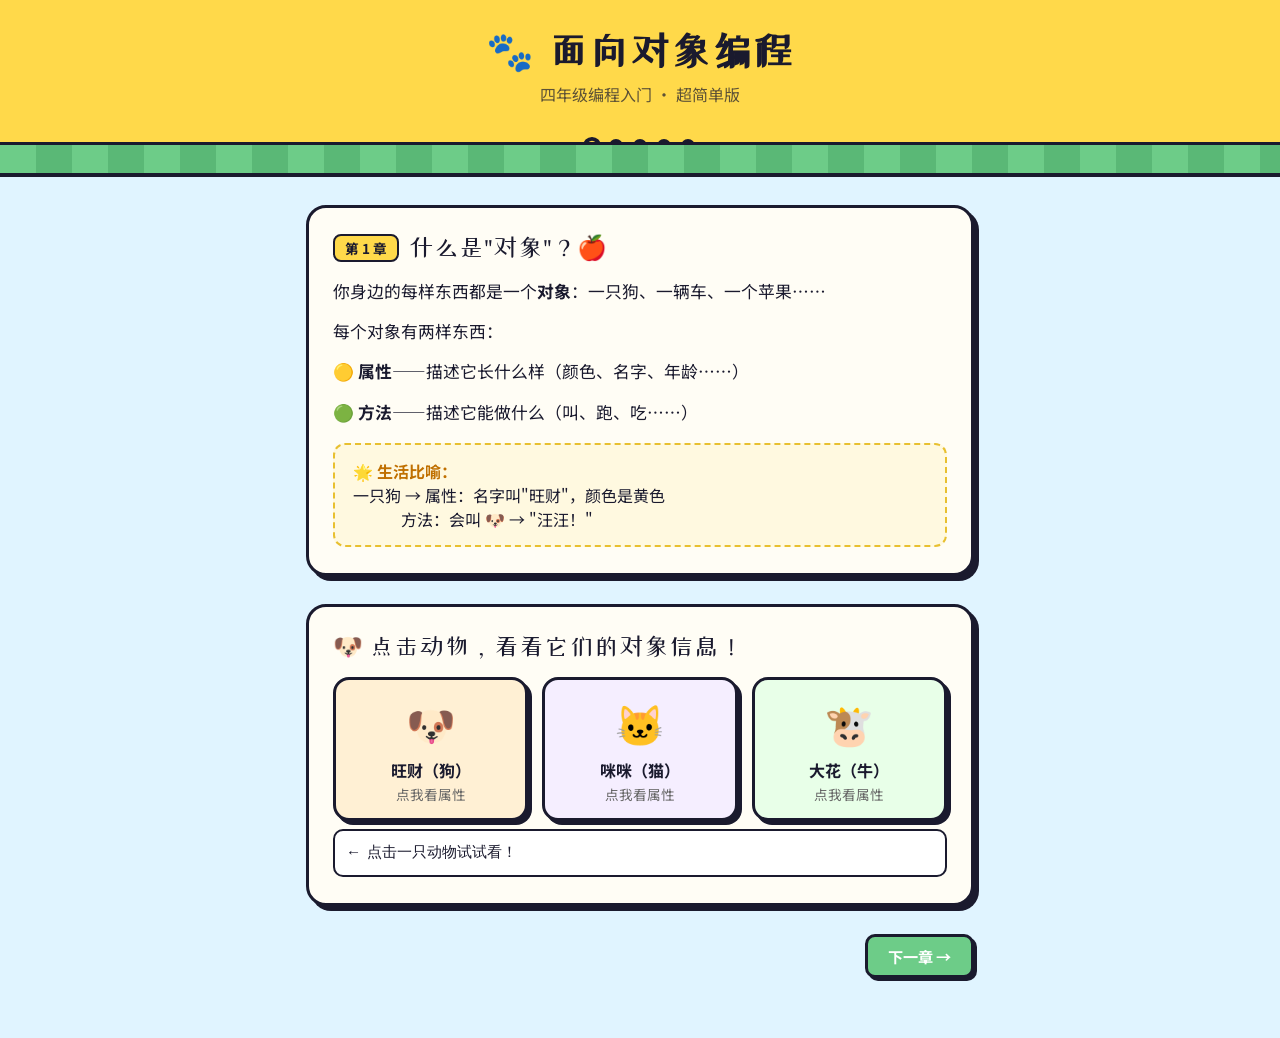
<file: oop_tutorial.html>
<!DOCTYPE html>
<html lang="zh">
<head>
<meta charset="UTF-8">
<meta name="viewport" content="width=device-width, initial-scale=1.0">
<title>面向对象编程 — 小学四年级教程</title>
<style>
  @import url('https://fonts.googleapis.com/css2?family=ZCOOL+XiaoWei&family=Noto+Sans+SC:wght@400;700&display=swap');

  :root {
    --sky: #e0f4ff;
    --sun: #ffd94a;
    --grass: #6dcc88;
    --dog: #f4a030;
    --cat: #b07ac4;
    --car: #e05252;
    --ink: #1a1a2e;
    --card: #fffdf5;
    --border: #1a1a2e;
  }

  * { box-sizing: border-box; margin: 0; padding: 0; }

  body {
    background: var(--sky);
    font-family: 'Noto Sans SC', sans-serif;
    color: var(--ink);
    min-height: 100vh;
    padding: 0 0 60px;
  }

  /* HEADER */
  header {
    background: var(--sun);
    border-bottom: 4px solid var(--border);
    padding: 28px 20px 20px;
    text-align: center;
    position: relative;
    overflow: hidden;
  }
  header::after {
    content: '';
    display: block;
    height: 28px;
    background: repeating-linear-gradient(
      90deg,
      var(--grass) 0 36px,
      #5ab876 36px 72px
    );
    position: absolute;
    bottom: 0; left: 0; right: 0;
    border-top: 3px solid var(--border);
  }
  header h1 {
    font-family: 'ZCOOL XiaoWei', serif;
    font-size: 2.4rem;
    letter-spacing: 2px;
    line-height: 1.2;
  }
  header p {
    margin-top: 6px;
    font-size: 1rem;
    opacity: .7;
  }

  /* PROGRESS DOTS */
  .dots {
    display: flex;
    justify-content: center;
    gap: 10px;
    margin: 30px auto 0;
  }
  .dot {
    width: 14px; height: 14px;
    border-radius: 50%;
    border: 3px solid var(--border);
    background: #ccc;
    cursor: pointer;
    transition: background .2s, transform .15s;
  }
  .dot.active { background: var(--sun); transform: scale(1.3); }
  .dot.done   { background: var(--grass); }

  /* MAIN CONTENT */
  main {
    max-width: 700px;
    margin: 0 auto;
    padding: 0 16px;
  }

  /* CHAPTER CARDS */
  .chapter {
    display: none;
    animation: popIn .35s cubic-bezier(.34,1.56,.64,1) both;
  }
  .chapter.visible { display: block; }

  @keyframes popIn {
    from { opacity: 0; transform: translateY(20px) scale(.97); }
    to   { opacity: 1; transform: none; }
  }

  .card {
    background: var(--card);
    border: 3px solid var(--border);
    border-radius: 20px;
    padding: 26px 24px;
    margin-top: 28px;
    box-shadow: 5px 5px 0 var(--border);
  }

  .card-title {
    font-family: 'ZCOOL XiaoWei', serif;
    font-size: 1.5rem;
    display: flex;
    align-items: center;
    gap: 10px;
    margin-bottom: 14px;
  }
  .badge {
    background: var(--sun);
    border: 2px solid var(--border);
    border-radius: 8px;
    padding: 2px 10px;
    font-size: .85rem;
    font-family: 'Noto Sans SC', sans-serif;
    font-weight: 700;
  }

  p { line-height: 1.8; font-size: 1.05rem; }
  p + p { margin-top: 10px; }

  /* ANALOGY BOX */
  .analogy {
    background: #fff9e0;
    border: 2px dashed #e8c030;
    border-radius: 12px;
    padding: 14px 18px;
    margin-top: 16px;
    font-size: 1rem;
  }
  .analogy strong { color: #c07000; }

  /* CODE BLOCK */
  .code-wrap {
    margin-top: 18px;
    border: 3px solid var(--border);
    border-radius: 14px;
    overflow: hidden;
    box-shadow: 4px 4px 0 var(--border);
  }
  .code-bar {
    background: var(--border);
    color: var(--sun);
    font-size: .82rem;
    padding: 6px 14px;
    font-family: monospace;
    letter-spacing: 1px;
  }
  pre {
    background: #1e1e2e;
    color: #cdd6f4;
    padding: 18px 20px;
    font-size: .95rem;
    line-height: 1.75;
    overflow-x: auto;
    font-family: 'Courier New', monospace;
  }
  .kw  { color: #cba6f7; }   /* keyword */
  .cls { color: #89dceb; }   /* class name */
  .fn  { color: #a6e3a1; }   /* function / method */
  .str { color: #f9e2af; }   /* string */
  .cm  { color: #6c7086; }   /* comment */
  .num { color: #fab387; }   /* number */

  /* INTERACTIVE DEMO */
  .demo-box {
    background: #f0fbff;
    border: 3px solid var(--border);
    border-radius: 14px;
    padding: 20px;
    margin-top: 18px;
    box-shadow: 4px 4px 0 var(--border);
  }
  .demo-box h3 {
    font-size: 1rem;
    margin-bottom: 14px;
    font-family: 'ZCOOL XiaoWei', serif;
    font-size: 1.15rem;
  }
  .demo-row {
    display: flex;
    flex-wrap: wrap;
    gap: 10px;
    margin-bottom: 12px;
  }
  .demo-row label { font-size: .92rem; margin-right: 4px; }
  input[type=text], input[type=number] {
    border: 2px solid var(--border);
    border-radius: 8px;
    padding: 5px 10px;
    font-size: .95rem;
    width: 130px;
    font-family: 'Noto Sans SC', sans-serif;
  }
  button {
    background: var(--sun);
    border: 3px solid var(--border);
    border-radius: 10px;
    padding: 8px 20px;
    font-size: .95rem;
    font-family: 'Noto Sans SC', sans-serif;
    font-weight: 700;
    cursor: pointer;
    box-shadow: 3px 3px 0 var(--border);
    transition: transform .1s, box-shadow .1s;
  }
  button:active {
    transform: translate(2px,2px);
    box-shadow: 1px 1px 0 var(--border);
  }
  .output {
    background: white;
    border: 2px solid var(--border);
    border-radius: 10px;
    min-height: 48px;
    padding: 10px 14px;
    font-size: .95rem;
    line-height: 1.6;
    white-space: pre-wrap;
    font-family: monospace;
    margin-top: 8px;
  }

  /* ANIMAL CARDS */
  .animals {
    display: flex;
    gap: 14px;
    flex-wrap: wrap;
    margin-top: 16px;
  }
  .animal-card {
    flex: 1 1 140px;
    border: 3px solid var(--border);
    border-radius: 16px;
    padding: 14px;
    text-align: center;
    box-shadow: 4px 4px 0 var(--border);
    cursor: pointer;
    transition: transform .15s;
    user-select: none;
  }
  .animal-card:hover { transform: translateY(-4px); }
  .animal-card .emoji { font-size: 2.5rem; }
  .animal-card .name { font-weight: 700; margin: 6px 0 2px; }
  .animal-card .sound { font-size: .85rem; color: #666; }
  .dog-card { background: #fff0d4; }
  .cat-card { background: #f5eeff; }
  .cow-card { background: #e8ffe8; }

  /* QUIZ */
  .quiz-option {
    display: block;
    background: white;
    border: 3px solid var(--border);
    border-radius: 12px;
    padding: 10px 16px;
    margin: 8px 0;
    cursor: pointer;
    font-size: 1rem;
    transition: background .15s, transform .1s;
    box-shadow: 3px 3px 0 var(--border);
  }
  .quiz-option:hover { background: #fffbe0; transform: translateX(4px); }
  .quiz-option.correct { background: #d4f5d4; border-color: #3a9a3a; }
  .quiz-option.wrong   { background: #ffd4d4; border-color: #c03030; }
  .quiz-result { margin-top: 10px; font-weight: 700; font-size: 1.05rem; min-height: 28px; }

  /* NAV BUTTONS */
  .nav {
    display: flex;
    justify-content: space-between;
    margin-top: 28px;
    gap: 12px;
  }
  .btn-prev { background: #ddd; }
  .btn-next { background: var(--grass); color: white; }
</style>
</head>
<body>

<header>
  <h1>🐾 面向对象编程</h1>
  <p>四年级编程入门 · 超简单版</p>
  <div class="dots" id="dots"></div>
</header>

<main>

<!-- ═══════════════ 第1章 ═══════════════ -->
<div class="chapter visible" id="ch0">
  <div class="card">
    <div class="card-title"><span class="badge">第 1 章</span>什么是"对象"？🍎</div>
    <p>你身边的每样东西都是一个<strong>对象</strong>：一只狗、一辆车、一个苹果……</p>
    <p>每个对象有两样东西：</p>
    <p>🟡 <strong>属性</strong>——描述它长什么样（颜色、名字、年龄……）</p>
    <p>🟢 <strong>方法</strong>——描述它能做什么（叫、跑、吃……）</p>
    <div class="analogy">
      <strong>🌟 生活比喻：</strong><br>
      一只狗 → 属性：名字叫"旺财"，颜色是黄色<br>
      &nbsp;&nbsp;&nbsp;&nbsp;&nbsp;&nbsp;&nbsp;&nbsp;&nbsp;&nbsp;&nbsp;&nbsp;方法：会叫 🐶 → "汪汪！"
    </div>
  </div>

  <div class="card">
    <div class="card-title">🐶 点击动物，看看它们的对象信息！</div>
    <div class="animals">
      <div class="animal-card dog-card" onclick="showAnimal('dog')">
        <div class="emoji">🐶</div>
        <div class="name">旺财（狗）</div>
        <div class="sound">点我看属性</div>
      </div>
      <div class="animal-card cat-card" onclick="showAnimal('cat')">
        <div class="emoji">🐱</div>
        <div class="name">咪咪（猫）</div>
        <div class="sound">点我看属性</div>
      </div>
      <div class="animal-card cow-card" onclick="showAnimal('cow')">
        <div class="emoji">🐮</div>
        <div class="name">大花（牛）</div>
        <div class="sound">点我看属性</div>
      </div>
    </div>
    <div class="output" id="animal-out">← 点击一只动物试试看！</div>
  </div>

  <div class="nav">
    <span></span>
    <button class="btn-next" onclick="goTo(1)">下一章 →</button>
  </div>
</div>

<!-- ═══════════════ 第2章 ═══════════════ -->
<div class="chapter" id="ch1">
  <div class="card">
    <div class="card-title"><span class="badge">第 2 章</span>什么是"类"？📋</div>
    <p><strong>类</strong>就是一张<strong>模板</strong>，用来批量制造对象。</p>
    <p>比如："狗"这个类就是模板，用它可以造出很多只不同的狗。</p>
    <div class="analogy">
      <strong>🌟 生活比喻：</strong><br>
      类 = 饼干模具 🍪<br>
      对象 = 用模具做出来的一块块饼干<br>
      每块饼干形状一样，但口味可以不同！
    </div>
  </div>

  <div class="card">
    <div class="card-title">📝 用 Python 写一个"狗"类</div>
    <div class="code-wrap">
      <div class="code-bar">🐍 dog.py</div>
      <pre><span class="cm"># 定义一个"狗"类（模板）</span>
<span class="kw">class</span> <span class="cls">Dog</span>:

    <span class="cm"># 初始化：给狗起名字</span>
    <span class="kw">def</span> <span class="fn">__init__</span>(<span class="kw">self</span>, name, color):
        <span class="kw">self</span>.name  = name   <span class="cm"># 属性：名字</span>
        <span class="kw">self</span>.color = color  <span class="cm"># 属性：颜色</span>

    <span class="cm"># 方法：让狗叫</span>
    <span class="kw">def</span> <span class="fn">bark</span>(<span class="kw">self</span>):
        <span class="kw">print</span>(<span class="str">f"{self.name} 说：汪汪！"</span>)


<span class="cm"># 用类造出两只狗（两个对象）</span>
dog1 = <span class="cls">Dog</span>(<span class="str">"旺财"</span>, <span class="str">"黄色"</span>)
dog2 = <span class="cls">Dog</span>(<span class="str">"小黑"</span>, <span class="str">"黑色"</span>)

dog1.<span class="fn">bark</span>()   <span class="cm"># 旺财 说：汪汪！</span>
dog2.<span class="fn">bark</span>()   <span class="cm"># 小黑 说：汪汪！</span></pre>
    </div>
  </div>

  <div class="nav">
    <button class="btn-prev" onclick="goTo(0)">← 上一章</button>
    <button class="btn-next" onclick="goTo(2)">下一章 →</button>
  </div>
</div>

<!-- ═══════════════ 第3章 ═══════════════ -->
<div class="chapter" id="ch2">
  <div class="card">
    <div class="card-title"><span class="badge">第 3 章</span>自己造一只狗！🐕</div>
    <p>在下面填写信息，创建你自己的狗对象，然后让它叫一声！</p>

    <div class="demo-box">
      <h3>🐶 创建一个 Dog 对象</h3>
      <div class="demo-row">
        <label>名字：</label>
        <input type="text" id="dname" placeholder="例如：旺财" maxlength="8">
        <label>颜色：</label>
        <input type="text" id="dcolor" placeholder="例如：棕色" maxlength="8">
      </div>
      <div class="demo-row">
        <button onclick="makeDog()">🐾 创建狗狗</button>
        <button onclick="barkDog()">📢 让它叫！</button>
        <button onclick="runDog()">🏃 让它跑！</button>
      </div>
      <div class="output" id="dog-out">还没有创建狗狗……</div>
    </div>
  </div>

  <div class="card">
    <div class="card-title">📝 代码长这样</div>
    <div class="code-wrap">
      <div class="code-bar">🐍 my_dog.py</div>
      <pre><span class="kw">class</span> <span class="cls">Dog</span>:
    <span class="kw">def</span> <span class="fn">__init__</span>(<span class="kw">self</span>, name, color):
        <span class="kw">self</span>.name  = name
        <span class="kw">self</span>.color = color

    <span class="kw">def</span> <span class="fn">bark</span>(<span class="kw">self</span>):
        <span class="kw">print</span>(<span class="str">f"{self.name} 汪汪汪！"</span>)

    <span class="kw">def</span> <span class="fn">run</span>(<span class="kw">self</span>):
        <span class="kw">print</span>(<span class="str">f"{self.name} 跑起来了！🏃"</span>)

<span class="cm"># 你填写的内容会放在这里 ↓</span>
my_dog = <span class="cls">Dog</span>(<span class="str">"旺财"</span>, <span class="str">"黄色"</span>)
my_dog.<span class="fn">bark</span>()</pre>
    </div>
  </div>

  <div class="nav">
    <button class="btn-prev" onclick="goTo(1)">← 上一章</button>
    <button class="btn-next" onclick="goTo(3)">下一章 →</button>
  </div>
</div>

<!-- ═══════════════ 第4章 ═══════════════ -->
<div class="chapter" id="ch3">
  <div class="card">
    <div class="card-title"><span class="badge">第 4 章</span>继承：儿子像爸爸 👨‍👦</div>
    <p><strong>继承</strong>的意思是：小类可以"继承"大类的所有东西，还能加新功能！</p>
    <p>比如：<strong>动物</strong> 是大类，<strong>狗</strong> 和 <strong>猫</strong> 都继承自动物。</p>
    <div class="analogy">
      <strong>🌟 生活比喻：</strong><br>
      动物类 = 爸爸（会呼吸、会吃东西）<br>
      狗类 = 儿子（继承爸爸的能力，还会"汪汪叫"）<br>
      猫类 = 女儿（继承爸爸的能力，还会"喵喵叫"）
    </div>
  </div>

  <div class="card">
    <div class="card-title">📝 继承的代码</div>
    <div class="code-wrap">
      <div class="code-bar">🐍 animals.py</div>
      <pre><span class="cm"># 大类：动物</span>
<span class="kw">class</span> <span class="cls">Animal</span>:
    <span class="kw">def</span> <span class="fn">__init__</span>(<span class="kw">self</span>, name):
        <span class="kw">self</span>.name = name

    <span class="kw">def</span> <span class="fn">eat</span>(<span class="kw">self</span>):
        <span class="kw">print</span>(<span class="str">f"{self.name} 在吃东西 😋"</span>)


<span class="cm"># 狗 继承自 动物</span>
<span class="kw">class</span> <span class="cls">Dog</span>(<span class="cls">Animal</span>):
    <span class="kw">def</span> <span class="fn">bark</span>(<span class="kw">self</span>):
        <span class="kw">print</span>(<span class="str">f"{self.name} 说：汪汪！🐶"</span>)


<span class="cm"># 猫 继承自 动物</span>
<span class="kw">class</span> <span class="cls">Cat</span>(<span class="cls">Animal</span>):
    <span class="kw">def</span> <span class="fn">meow</span>(<span class="kw">self</span>):
        <span class="kw">print</span>(<span class="str">f"{self.name} 说：喵喵！🐱"</span>)


d = <span class="cls">Dog</span>(<span class="str">"旺财"</span>)
d.<span class="fn">eat</span>()    <span class="cm"># 继承自 Animal</span>
d.<span class="fn">bark</span>()   <span class="cm"># Dog 自己的方法</span>

c = <span class="cls">Cat</span>(<span class="str">"咪咪"</span>)
c.<span class="fn">eat</span>()    <span class="cm"># 继承自 Animal</span>
c.<span class="fn">meow</span>()  <span class="cm"># Cat 自己的方法</span></pre>
    </div>
  </div>

  <div class="demo-box">
    <h3>🎮 试一试继承</h3>
    <div class="demo-row">
      <button onclick="demoInherit('dog','eat')">🍖 旺财吃东西</button>
      <button onclick="demoInherit('dog','bark')">🐶 旺财叫</button>
    </div>
    <div class="demo-row">
      <button onclick="demoInherit('cat','eat')">🍖 咪咪吃东西</button>
      <button onclick="demoInherit('cat','meow')">🐱 咪咪叫</button>
    </div>
    <div class="output" id="inherit-out">按下按钮看看结果！</div>
  </div>

  <div class="nav">
    <button class="btn-prev" onclick="goTo(2)">← 上一章</button>
    <button class="btn-next" onclick="goTo(4)">下一章 →</button>
  </div>
</div>

<!-- ═══════════════ 第5章（小测验）═══════════════ -->
<div class="chapter" id="ch4">
  <div class="card">
    <div class="card-title"><span class="badge">第 5 章</span>小测验 🏆</div>
    <p>做完这3道题，你就学会面向对象的基础啦！</p>
  </div>

  <div class="card" id="q1-card">
    <div class="card-title">❓ 问题 1</div>
    <p>对象的"属性"指的是什么？</p>
    <button class="quiz-option" onclick="answer(1,'A')">A. 它能做什么（比如叫、跑）</button>
    <button class="quiz-option" onclick="answer(1,'B')">B. 描述它的信息（比如颜色、名字）✅</button>
    <button class="quiz-option" onclick="answer(1,'C')">C. 一个大类</button>
    <div class="quiz-result" id="qr1"></div>
  </div>

  <div class="card" id="q2-card">
    <div class="card-title">❓ 问题 2</div>
    <p>"类"像下面哪个东西？</p>
    <button class="quiz-option" onclick="answer(2,'A')">A. 一块已经做好的饼干</button>
    <button class="quiz-option" onclick="answer(2,'B')">B. 饼干模具（用来批量制造）✅</button>
    <button class="quiz-option" onclick="answer(2,'C')">C. 烤箱</button>
    <div class="quiz-result" id="qr2"></div>
  </div>

  <div class="card" id="q3-card">
    <div class="card-title">❓ 问题 3</div>
    <p>"狗类继承自动物类"是什么意思？</p>
    <button class="quiz-option" onclick="answer(3,'A')">A. 狗和动物完全没关系</button>
    <button class="quiz-option" onclick="answer(3,'B')">B. 狗拥有动物的所有能力，还能有自己的新能力 ✅</button>
    <button class="quiz-option" onclick="answer(3,'C')">C. 动物继承了狗的能力</button>
    <div class="quiz-result" id="qr3"></div>
  </div>

  <div class="card" id="finish-card" style="display:none; text-align:center;">
    <div style="font-size:3rem;">🎉</div>
    <div class="card-title" style="justify-content:center; margin-top:8px;">恭喜你！全部答对了！</div>
    <p>你已经掌握了面向对象的三个核心概念：</p>
    <p style="margin-top:10px;">🟡 <strong>对象</strong> — 有属性和方法的东西<br>
       📋 <strong>类</strong> — 造对象的模板<br>
       👨‍👦 <strong>继承</strong> — 子类拥有父类的能力</p>
  </div>

  <div class="nav">
    <button class="btn-prev" onclick="goTo(3)">← 上一章</button>
    <button class="btn-next" onclick="goTo(0)" style="background:#b07ac4;">🔄 重新开始</button>
  </div>
</div>

</main>

<script>
  // ── Chapter navigation ──────────────────────────────
  const total = 5;
  let current = 0;
  let correct = 0;

  function buildDots() {
    const c = document.getElementById('dots');
    c.innerHTML = '';
    for (let i = 0; i < total; i++) {
      const d = document.createElement('div');
      d.className = 'dot' + (i === current ? ' active' : '') + (i < current ? ' done' : '');
      d.onclick = () => goTo(i);
      c.appendChild(d);
    }
  }

  function goTo(n) {
    document.getElementById('ch' + current).classList.remove('visible');
    current = n;
    document.getElementById('ch' + current).classList.add('visible');
    buildDots();
    window.scrollTo({ top: 0, behavior: 'smooth' });
  }

  buildDots();

  // ── Chapter 1: animal info ───────────────────────────
  const animals = {
    dog: { emoji:'🐶', name:'旺财', color:'黄色', sound:'汪汪！', skill:'跑得很快' },
    cat: { emoji:'🐱', name:'咪咪', color:'橙色', sound:'喵喵～', skill:'会爬树' },
    cow: { emoji:'🐮', name:'大花', color:'黑白', sound:'哞哞～', skill:'产牛奶' },
  };
  function showAnimal(key) {
    const a = animals[key];
    document.getElementById('animal-out').textContent =
      `${a.emoji} 对象信息：\n` +
      `  属性 → 名字: ${a.name}，颜色: ${a.color}\n` +
      `  属性 → 特长: ${a.skill}\n` +
      `  方法 → 叫声: ${a.sound}`;
  }

  // ── Chapter 3: dog builder ───────────────────────────
  let myDog = null;
  function makeDog() {
    const name  = document.getElementById('dname').value.trim()  || '旺财';
    const color = document.getElementById('dcolor').value.trim() || '黄色';
    myDog = { name, color };
    document.getElementById('dog-out').textContent =
      `✅ 创建成功！\n对象 my_dog:\n  name  = "${name}"\n  color = "${color}"`;
  }
  function barkDog() {
    if (!myDog) { document.getElementById('dog-out').textContent = '⚠️ 先创建狗狗！'; return; }
    document.getElementById('dog-out').textContent =
      `${myDog.name} 说：汪汪汪！🐶`;
  }
  function runDog() {
    if (!myDog) { document.getElementById('dog-out').textContent = '⚠️ 先创建狗狗！'; return; }
    document.getElementById('dog-out').textContent =
      `${myDog.name} 跑起来啦！🏃💨`;
  }

  // ── Chapter 4: inheritance demo ─────────────────────
  const iData = {
    dog: { name:'旺财',  eat:'旺财 在吃狗粮 😋', bark:'旺财 说：汪汪！🐶' },
    cat: { name:'咪咪',  eat:'咪咪 在吃猫粮 😋', meow:'咪咪 说：喵喵！🐱' },
  };
  function demoInherit(animal, action) {
    const out = document.getElementById('inherit-out');
    out.textContent = iData[animal][action] || '...';
  }

  // ── Chapter 5: quiz ──────────────────────────────────
  const answers = { 1:'B', 2:'B', 3:'B' };
  const msgs    = { 1:'', 2:'', 3:'' };
  let done = {};

  function answer(q, choice) {
    if (done[q]) return;
    done[q] = true;
    const btns = document.querySelectorAll('#q' + q + '-card .quiz-option');
    btns.forEach(b => {
      b.disabled = true;
      if (b.textContent.startsWith(answers[q])) b.classList.add('correct');
      else if (b.textContent.startsWith(choice)) b.classList.add('wrong');
    });
    const res = document.getElementById('qr' + q);
    if (choice === answers[q]) {
      res.textContent = '✅ 回答正确！太棒了！';
      res.style.color = '#3a9a3a';
      correct++;
    } else {
      res.textContent = '❌ 不对哦，看看绿色选项吧！';
      res.style.color = '#c03030';
    }
    if (Object.keys(done).length === 3 && correct === 3) {
      setTimeout(() => {
        document.getElementById('finish-card').style.display = 'block';
      }, 600);
    }
  }
</script>
</body>
</html>
</file>
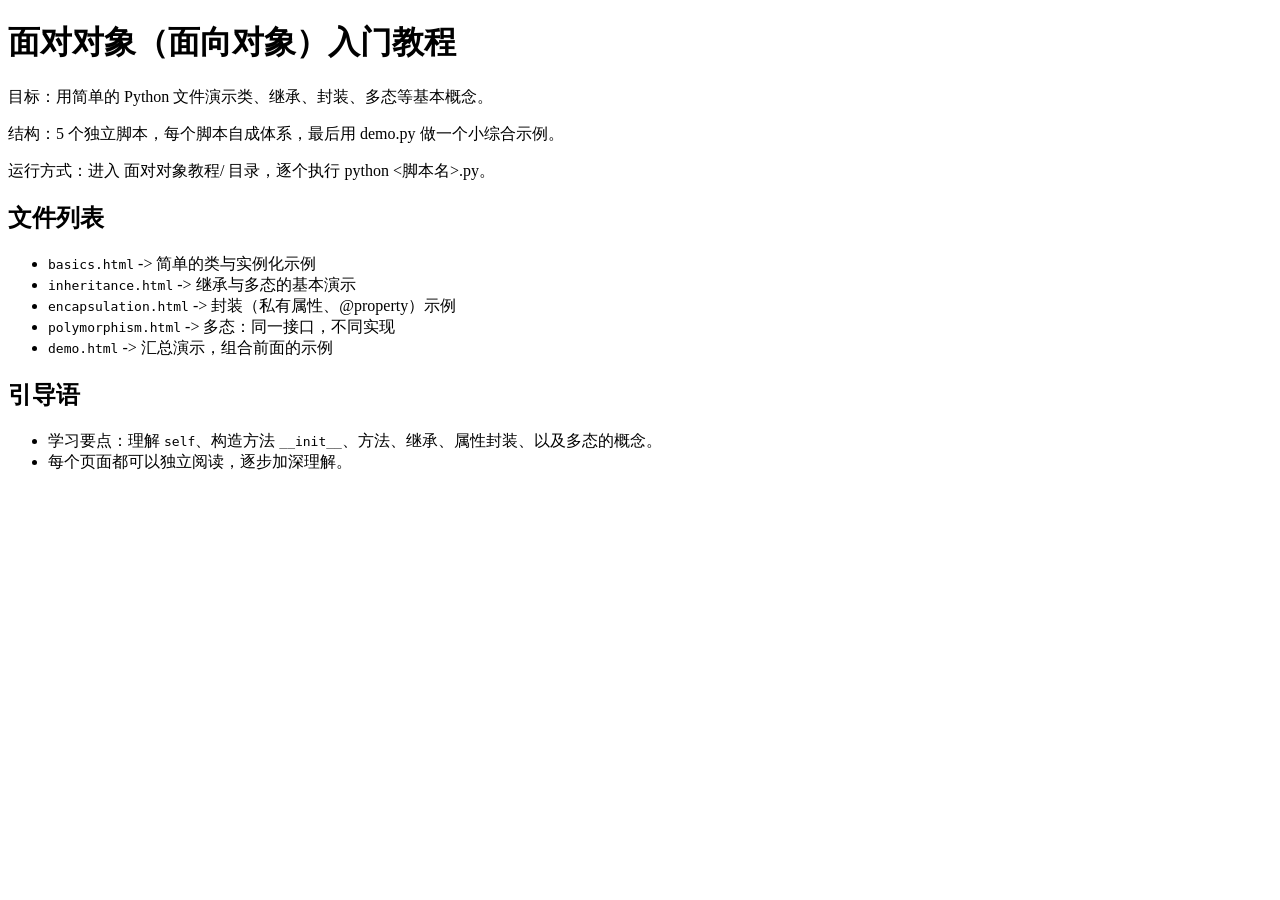
<file: 面对对象教程/README.html>
<!doctype html>
<html lang="zh-CN">
<head>
  <meta charset="utf-8" />
  <title>面对对象教程 - README</title>
  <meta name="viewport" content="width=device-width, initial-scale=1" />
</head>
<body>
  <h1>面对对象（面向对象）入门教程</h1>
  <p>目标：用简单的 Python 文件演示类、继承、封装、多态等基本概念。</p>
  <p>结构：5 个独立脚本，每个脚本自成体系，最后用 demo.py 做一个小综合示例。</p>
  <p>运行方式：进入 面对对象教程/ 目录，逐个执行 python &lt;脚本名&gt;.py。</p>
  <h2>文件列表</h2>
  <ul>
    <li><code>basics.html</code> -> 简单的类与实例化示例</li>
    <li><code>inheritance.html</code> -> 继承与多态的基本演示</li>
    <li><code>encapsulation.html</code> -> 封装（私有属性、@property）示例</li>
    <li><code>polymorphism.html</code> -> 多态：同一接口，不同实现</li>
    <li><code>demo.html</code> -> 汇总演示，组合前面的示例</li>
  </ul>
  <h2>引导语</h2>
  <ul>
    <li>学习要点：理解 <code>self</code>、构造方法 <code>__init__</code>、方法、继承、属性封装、以及多态的概念。</li>
    <li>每个页面都可以独立阅读，逐步加深理解。</li>
  </ul>
</body>
</html>
</file>
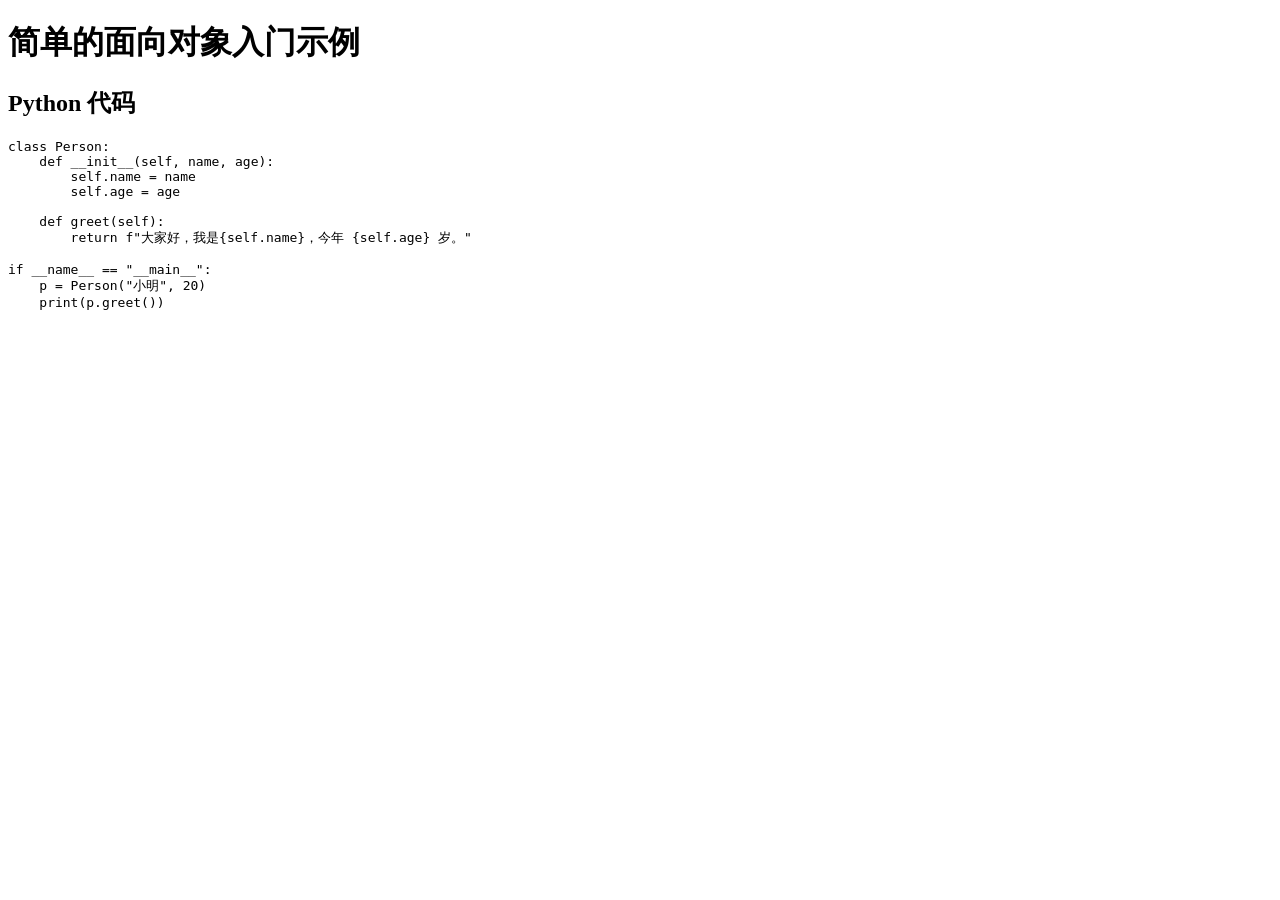
<file: 面对对象/文档/basics.html>
<!doctype html>
<html lang="zh-CN">
<head>
  <meta charset="utf-8" />
  <title>简单类示例 - 基础</title>
  <meta name="viewport" content="width=device-width, initial-scale=1" />
</head>
<body>
  <h1>简单的面向对象入门示例</h1>
  <section>
    <h2>Python 代码</h2>
    <pre><code class="language-python">class Person:
    def __init__(self, name, age):
        self.name = name
        self.age = age

    def greet(self):
        return f"大家好，我是{self.name}，今年 {self.age} 岁。"

if __name__ == "__main__":
    p = Person("小明", 20)
    print(p.greet())</code></pre>
  </section>
</body>
</html>
</file>
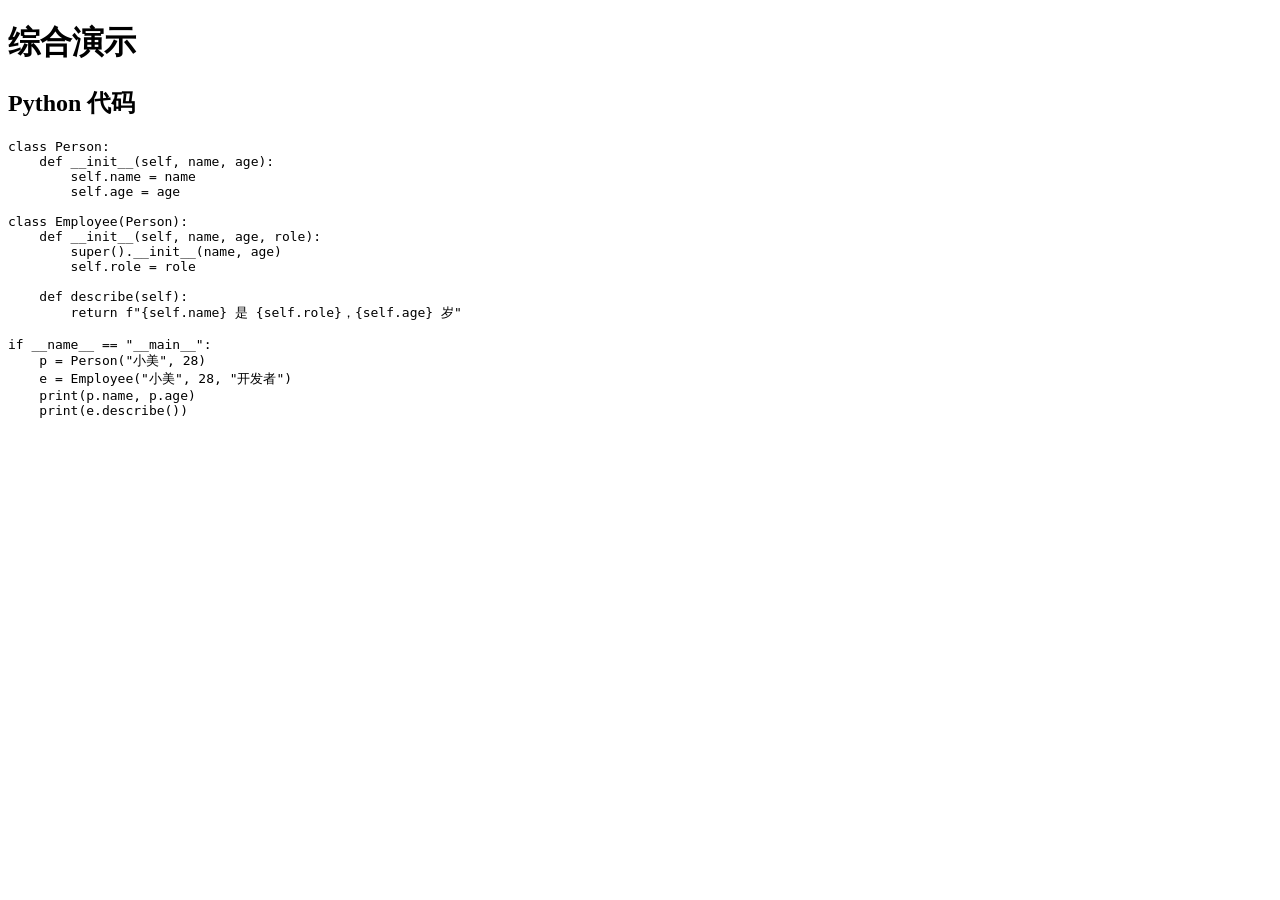
<file: 面对对象/文档/demo.html>
<!doctype html>
<html lang="zh-CN">
<head>
  <meta charset="utf-8" />
  <title>综合演示 - 组合示例</title>
  <meta name="viewport" content="width=device-width, initial-scale=1" />
</head>
<body>
  <h1>综合演示</h1>
  <section>
    <h2>Python 代码</h2>
    <pre><code class="language-python">class Person:
    def __init__(self, name, age):
        self.name = name
        self.age = age

class Employee(Person):
    def __init__(self, name, age, role):
        super().__init__(name, age)
        self.role = role

    def describe(self):
        return f"{self.name} 是 {self.role}，{self.age} 岁"

if __name__ == "__main__":
    p = Person("小美", 28)
    e = Employee("小美", 28, "开发者")
    print(p.name, p.age)
    print(e.describe())</code></pre>
  </section>
</body>
</html>
</file>
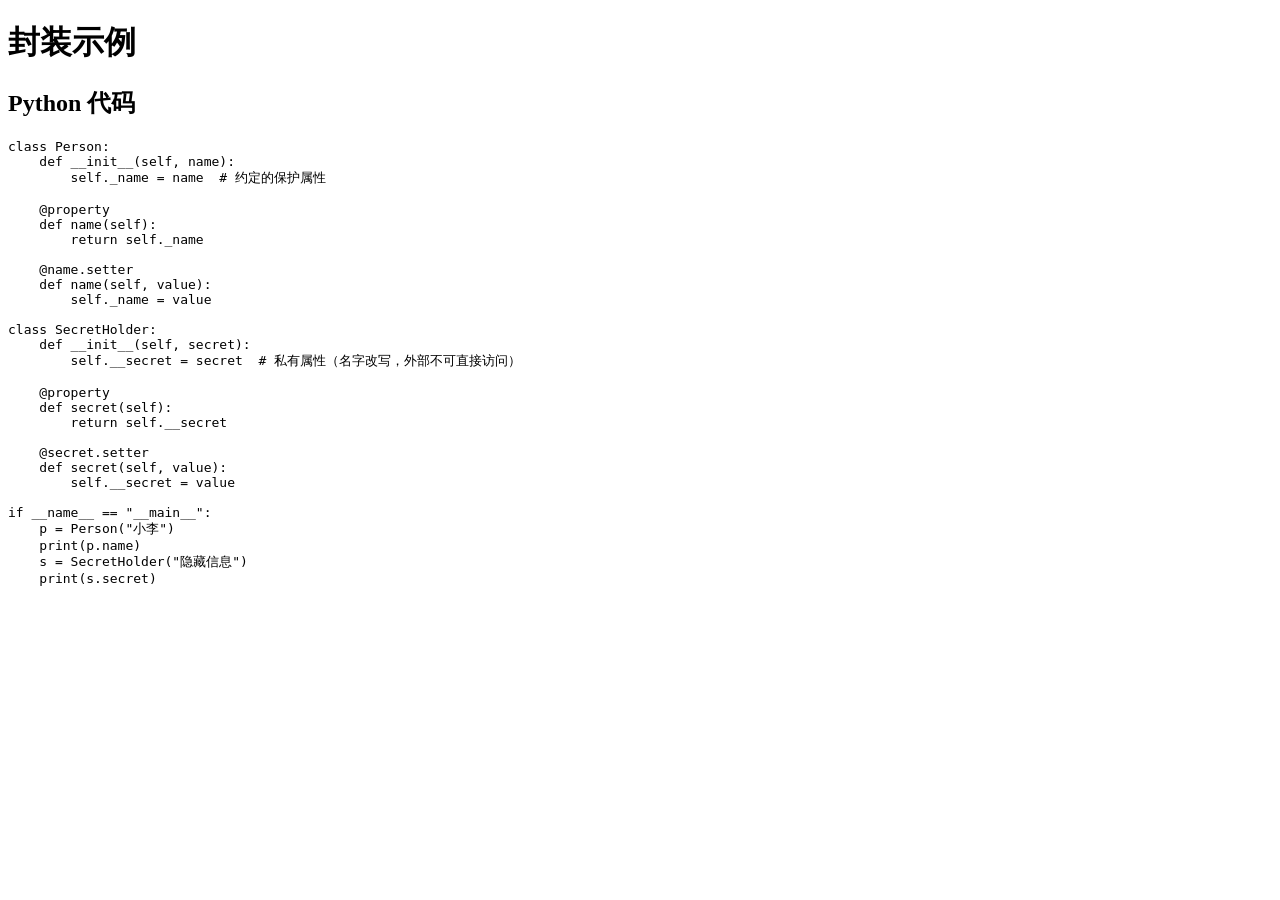
<file: 面对对象/文档/encapsulation.html>
<!doctype html>
<html lang="zh-CN">
<head>
  <meta charset="utf-8" />
  <title>封装示例 - 私有属性与属性访问</title>
  <meta name="viewport" content="width=device-width, initial-scale=1" />
</head>
<body>
  <h1>封装示例</h1>
  <section>
    <h2>Python 代码</h2>
    <pre><code class="language-python">class Person:
    def __init__(self, name):
        self._name = name  # 约定的保护属性

    @property
    def name(self):
        return self._name

    @name.setter
    def name(self, value):
        self._name = value

class SecretHolder:
    def __init__(self, secret):
        self.__secret = secret  # 私有属性（名字改写，外部不可直接访问）

    @property
    def secret(self):
        return self.__secret

    @secret.setter
    def secret(self, value):
        self.__secret = value

if __name__ == "__main__":
    p = Person("小李")
    print(p.name)
    s = SecretHolder("隐藏信息")
    print(s.secret)</code></pre>
  </section>
</body>
</html>
</file>
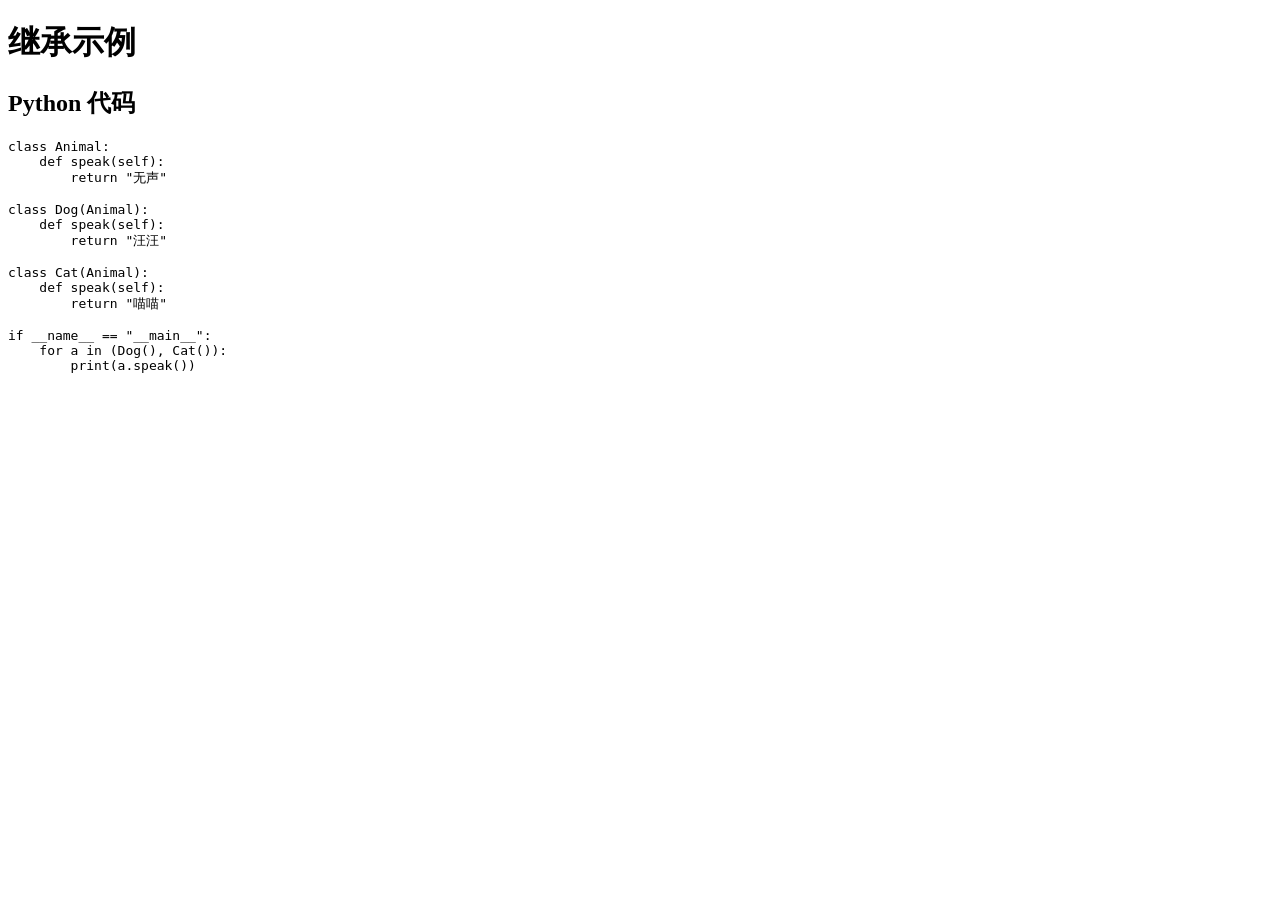
<file: 面对对象/文档/inheritance.html>
<!doctype html>
<html lang="zh-CN">
<head>
  <meta charset="utf-8" />
  <title>继承示例 - 基本演示</title>
  <meta name="viewport" content="width=device-width, initial-scale=1" />
</head>
<body>
  <h1>继承示例</h1>
  <section>
    <h2>Python 代码</h2>
    <pre><code class="language-python">class Animal:
    def speak(self):
        return "无声"

class Dog(Animal):
    def speak(self):
        return "汪汪"

class Cat(Animal):
    def speak(self):
        return "喵喵"

if __name__ == "__main__":
    for a in (Dog(), Cat()):
        print(a.speak())</code></pre>
  </section>
</body>
</html>
</file>
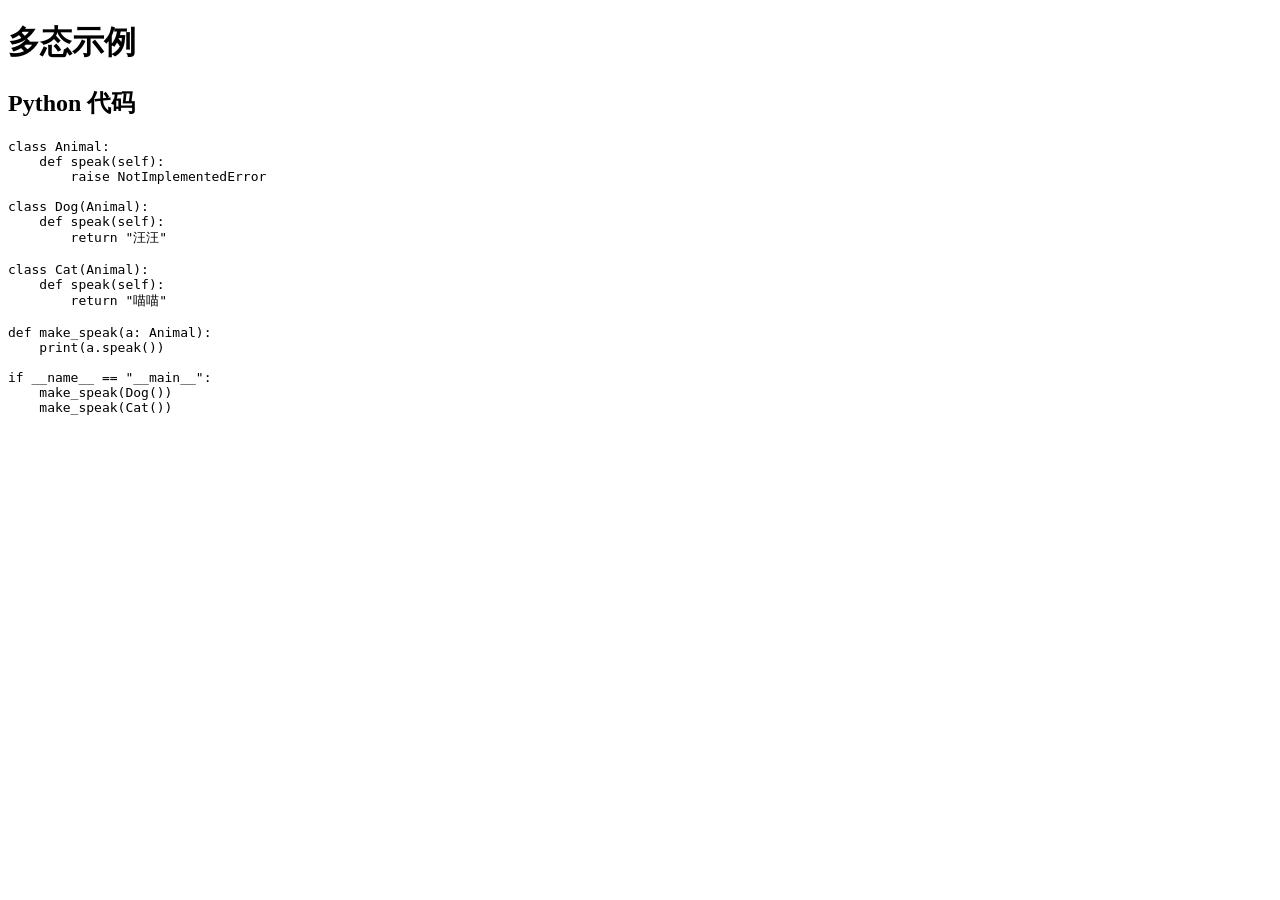
<file: 面对对象/文档/polymorphism.html>
<!doctype html>
<html lang="zh-CN">
<head>
  <meta charset="utf-8" />
  <title>多态示例 - 同一接口不同实现</title>
  <meta name="viewport" content="width=device-width, initial-scale=1" />
</head>
<body>
  <h1>多态示例</h1>
  <section>
    <h2>Python 代码</h2>
    <pre><code class="language-python">class Animal:
    def speak(self):
        raise NotImplementedError

class Dog(Animal):
    def speak(self):
        return "汪汪"

class Cat(Animal):
    def speak(self):
        return "喵喵"

def make_speak(a: Animal):
    print(a.speak())

if __name__ == "__main__":
    make_speak(Dog())
    make_speak(Cat())</code></pre>
  </section>
</body>
</html>
</file>
<file: 面对对象/站点/css/styles.css>
:root {
  --bg: #f5f7fb;
  --fg: #1e1e1e;
  --card: #ffffff;
  --accent: #2b6cb0;
  --border: #e0e4ee;
}
[data-theme="dark"] {
  --bg: #0f111a;
  --fg: #e5e7eb;
  --card: #141923;
  --accent: #8ab4f8;
  --border: #2a2f4a;
}
html, body { height: 100%; }
body { margin: 0; font-family: Arial, sans-serif; background: var(--bg); color: var(--fg); }
.site-header { display: flex; justify-content: space-between; align-items: center; padding: 12px 16px; background: var(--card); border-bottom: 1px solid var(--border); position: sticky; top: 0; z-index: 10; }
.site-header h1 { margin: 0; font-size: 1.2rem; }
.site-header #themeToggle { padding: 6px 12px; border-radius: 6px; border: 1px solid var(--border); background: #fff; cursor: pointer; }
.site-nav { background: var(--card); border-bottom: 1px solid var(--border); }
.site-nav ul { display: flex; gap: 12px; padding: 8px 12px; margin: 0; list-style: none; overflow-x: auto; }
.site-nav a { text-decoration: none; color: var(--fg); padding: 6px 10px; border-radius: 6px; }
.site-nav a:hover { background: #eaeffd; }
.site-content { height: calc(100vh - 110px); padding: 0; }
#contentFrame { width: 100%; height: 100%; border: none; }

@media (max-width: 600px) {
  .site-header { flex-direction: column; align-items: stretch; }
  .site-header h1 { font-size: 1rem; }
  .site-nav ul { padding: 0; }
}
</file>
